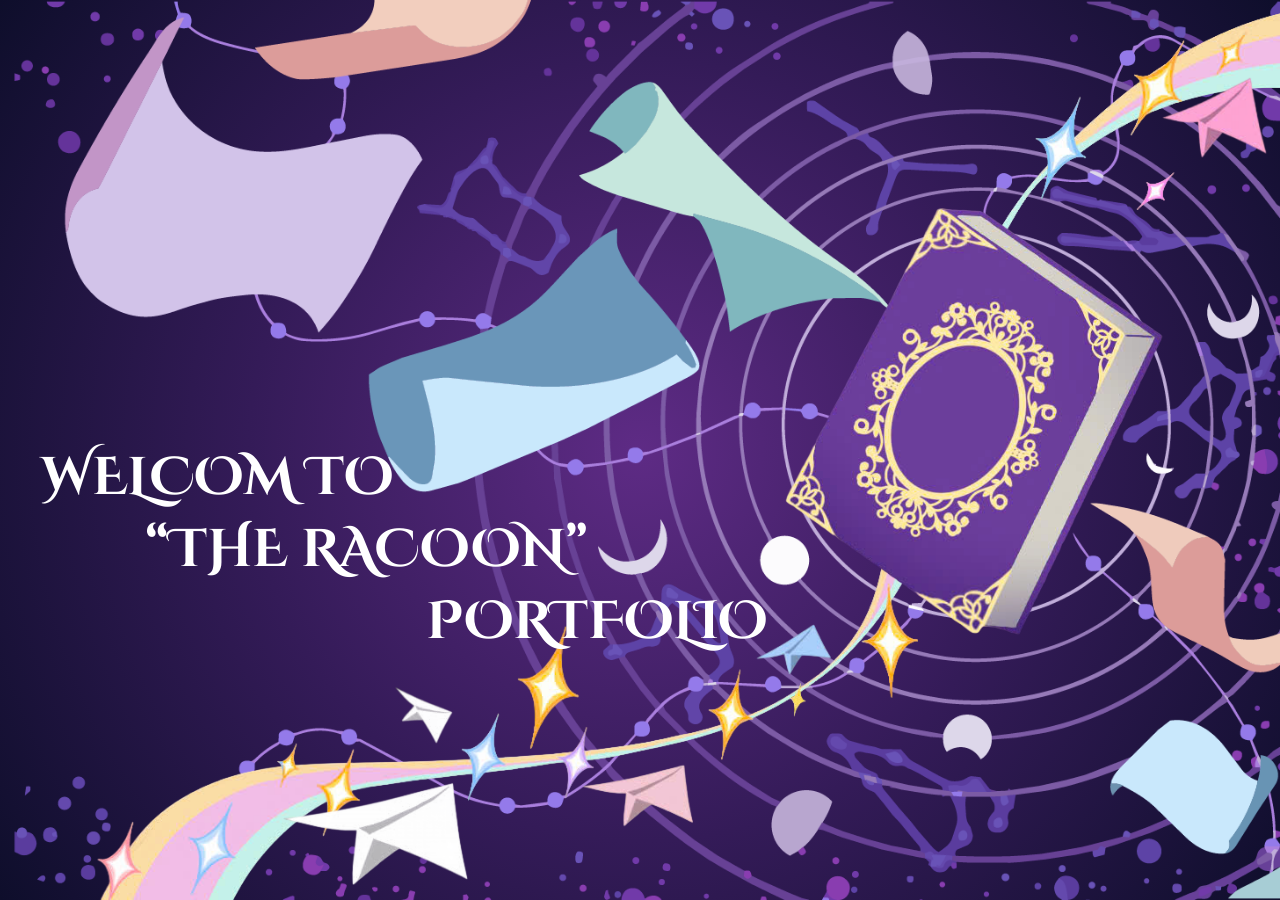
<file: A2 - Portfolio/index.html>
<!DOCTYPE html>
<html lang="en">
<head>
    <meta charset="UTF-8">
    <meta name="viewport" content="width=device-width, initial-scale=1.0">
    <title>A2 - Portfolio</title>

    <meta name="viewport" content="width=device-width, initial-scale=1.0" />

    <link rel="preconnect" href="https://fonts.googleapis.com">
    <link rel="preconnect" href="https://fonts.gstatic.com" crossorigin>
    <link href="https://fonts.googleapis.com/css2?family=Cinzel+Decorative:wght@400;700;900&family=Cormorant+Garamond:ital,wght@0,300..700;1,300..700&family=Indie+Flower&family=Oooh+Baby&display=swap" rel="stylesheet">

   <link rel="preconnect" href="https://fonts.googleapis.com">
   <link rel="preconnect" href="https://fonts.gstatic.com" crossorigin>
   <link href="https://fonts.googleapis.com/css2?family=Cinzel+Decorative:wght@400;700;900&family=Cormorant+Garamond:ital,wght@0,300..700;1,300..700&family=Indie+Flower&family=Nunito:ital,wght@0,200..1000;1,200..1000&family=Oooh+Baby&display=swap" rel="stylesheet">

    <link rel="stylesheet" href="styles.css?v=20260822-center" />
    <script src="responsive-artboard.js" defer></script>
</head>
<body>
 <div class="responsive-frame" data-responsive-artboard data-artboard-width="1440" data-artboard-height="1024">
  <main class="artboard A2-Portfolio">

   <!-- Intro page -->
   <section class="intro-page" id="intro">
    <div class="intro-artwork">
     <img src="star.png" alt="sao" data-layer=" sao" class="intro-page" id="Sao"/>
     <img src="line.png" alt="line" data-layer="Line sao" class="intro-page" id="LineSao"/>
     <img src="page.png" alt="page" data-layer="Trang giấy" class="intro-page" id="TrangGiY"/>
     <img src="maybay.png" alt="page" data-layer="May bay" class="intro-page" id="MayBay"/>
     <a href="mucluc.html">
     <img src="book.png" alt="book" data-layer="sách" class="intro-page" id="SCh"/>
     </a>
    </div>

     <div class="title-intro">
      <div data-layer="WELCOM TO" id="WelcomTo">WELCOM TO</div>
      <div data-layer="“THE RACOON”" id="TheRacoon"> “THE RACOON”</div>
      <div data-layer="PORTFOLIO" id="Portfolio">PORTFOLIO</div>
    </div>
   </section>
  </main>
 </div>
</body>
</html>
</file>
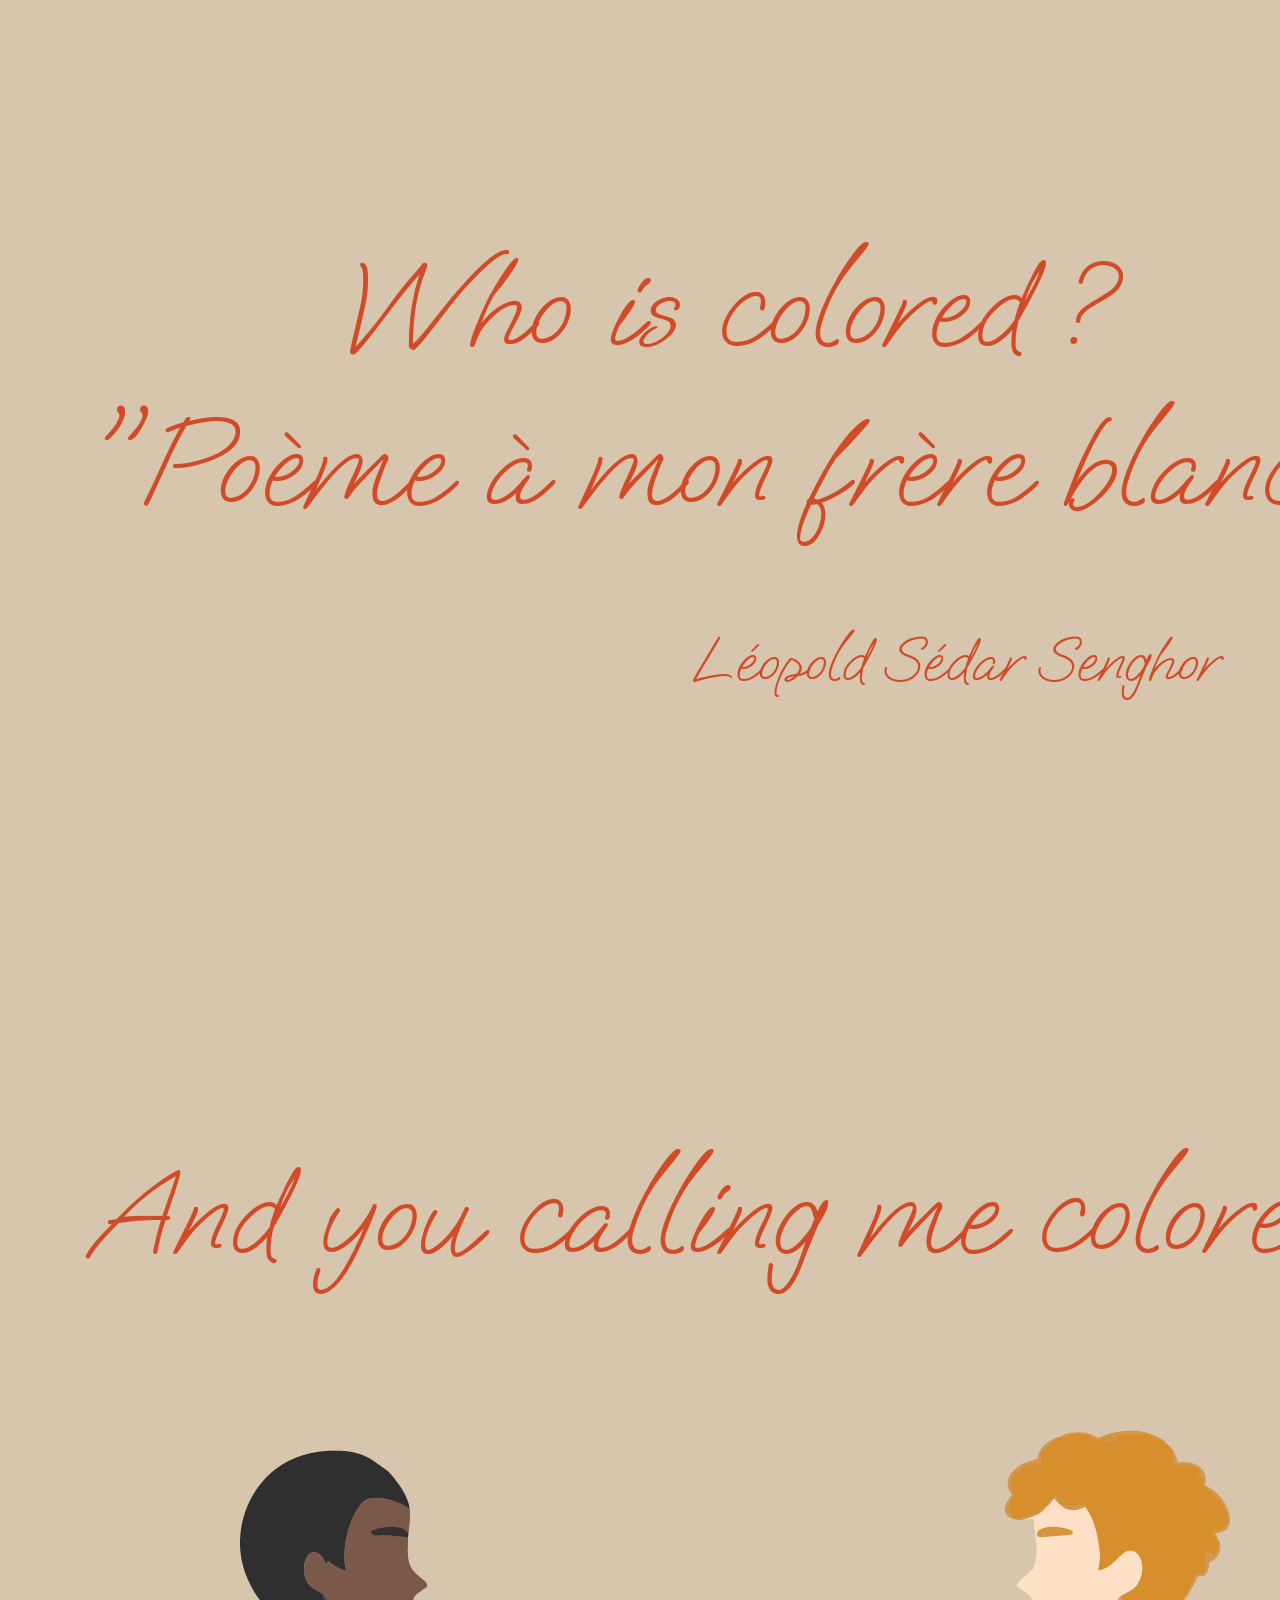
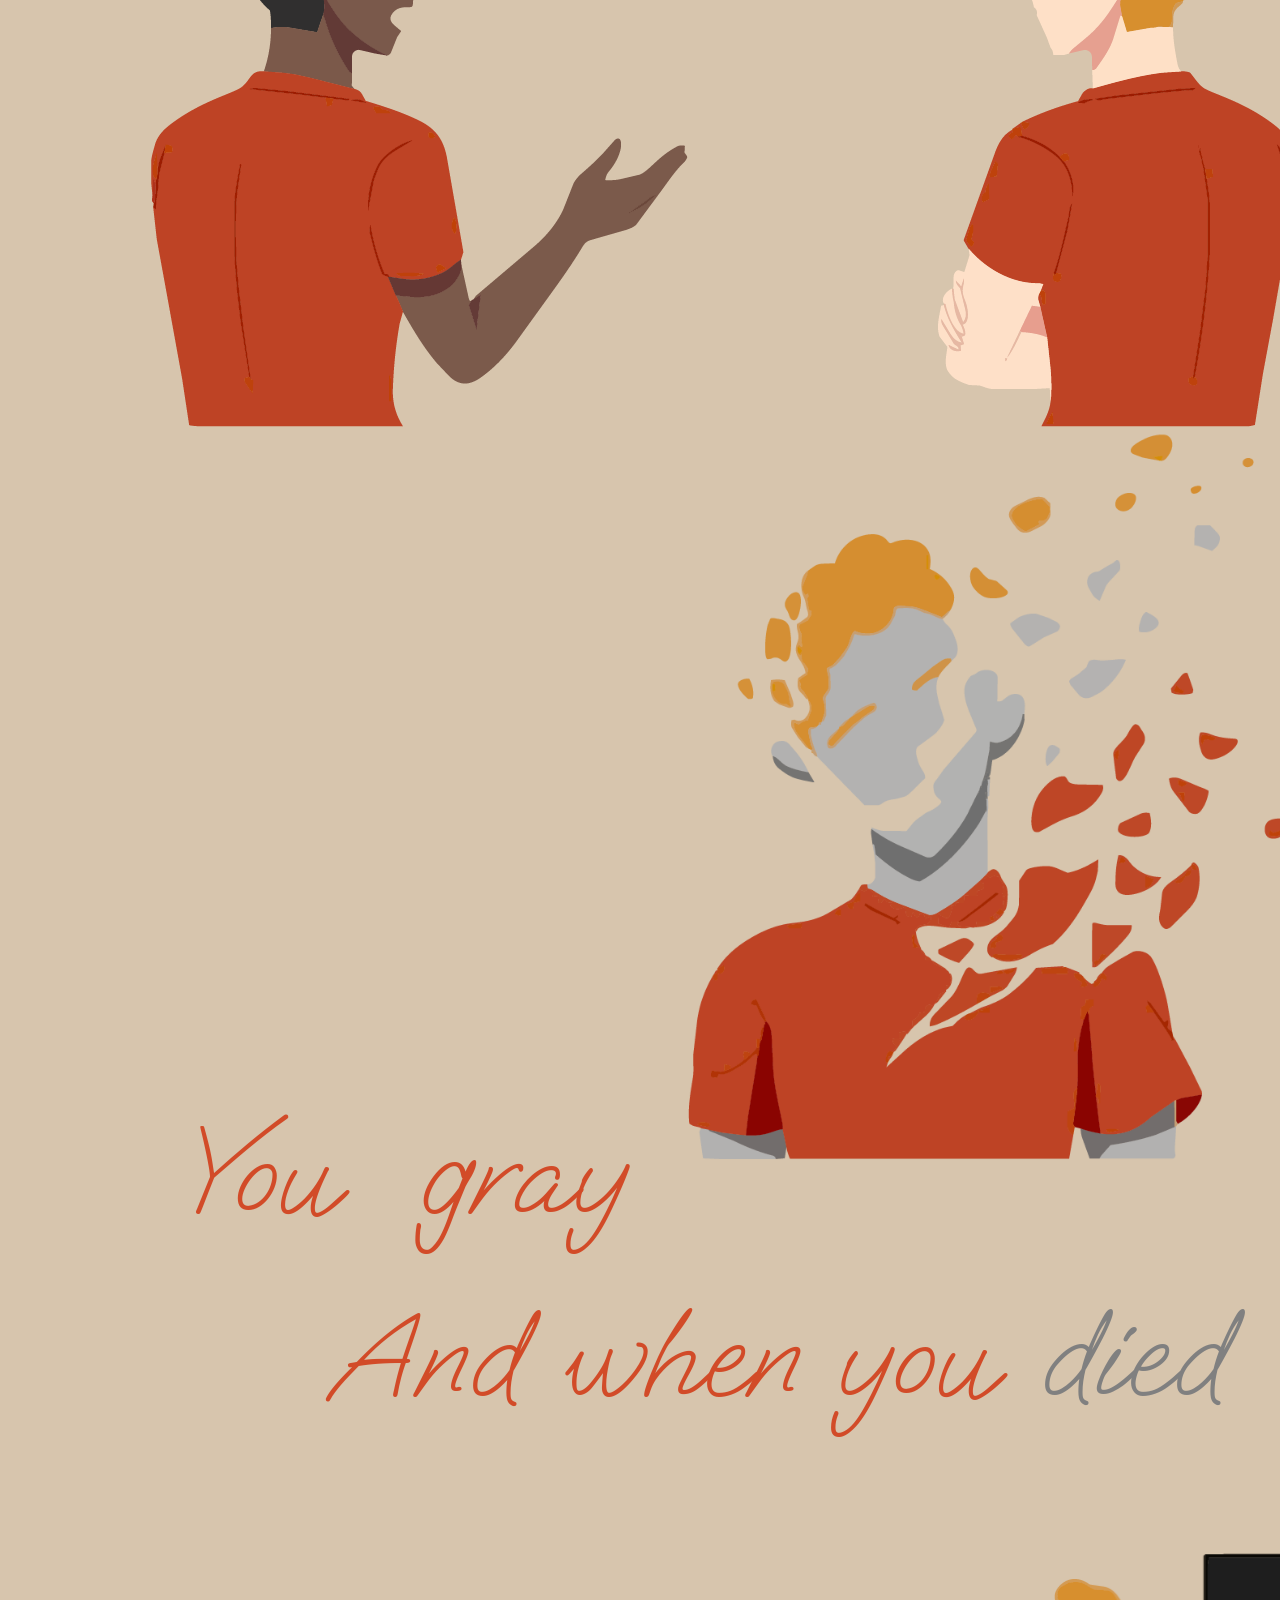
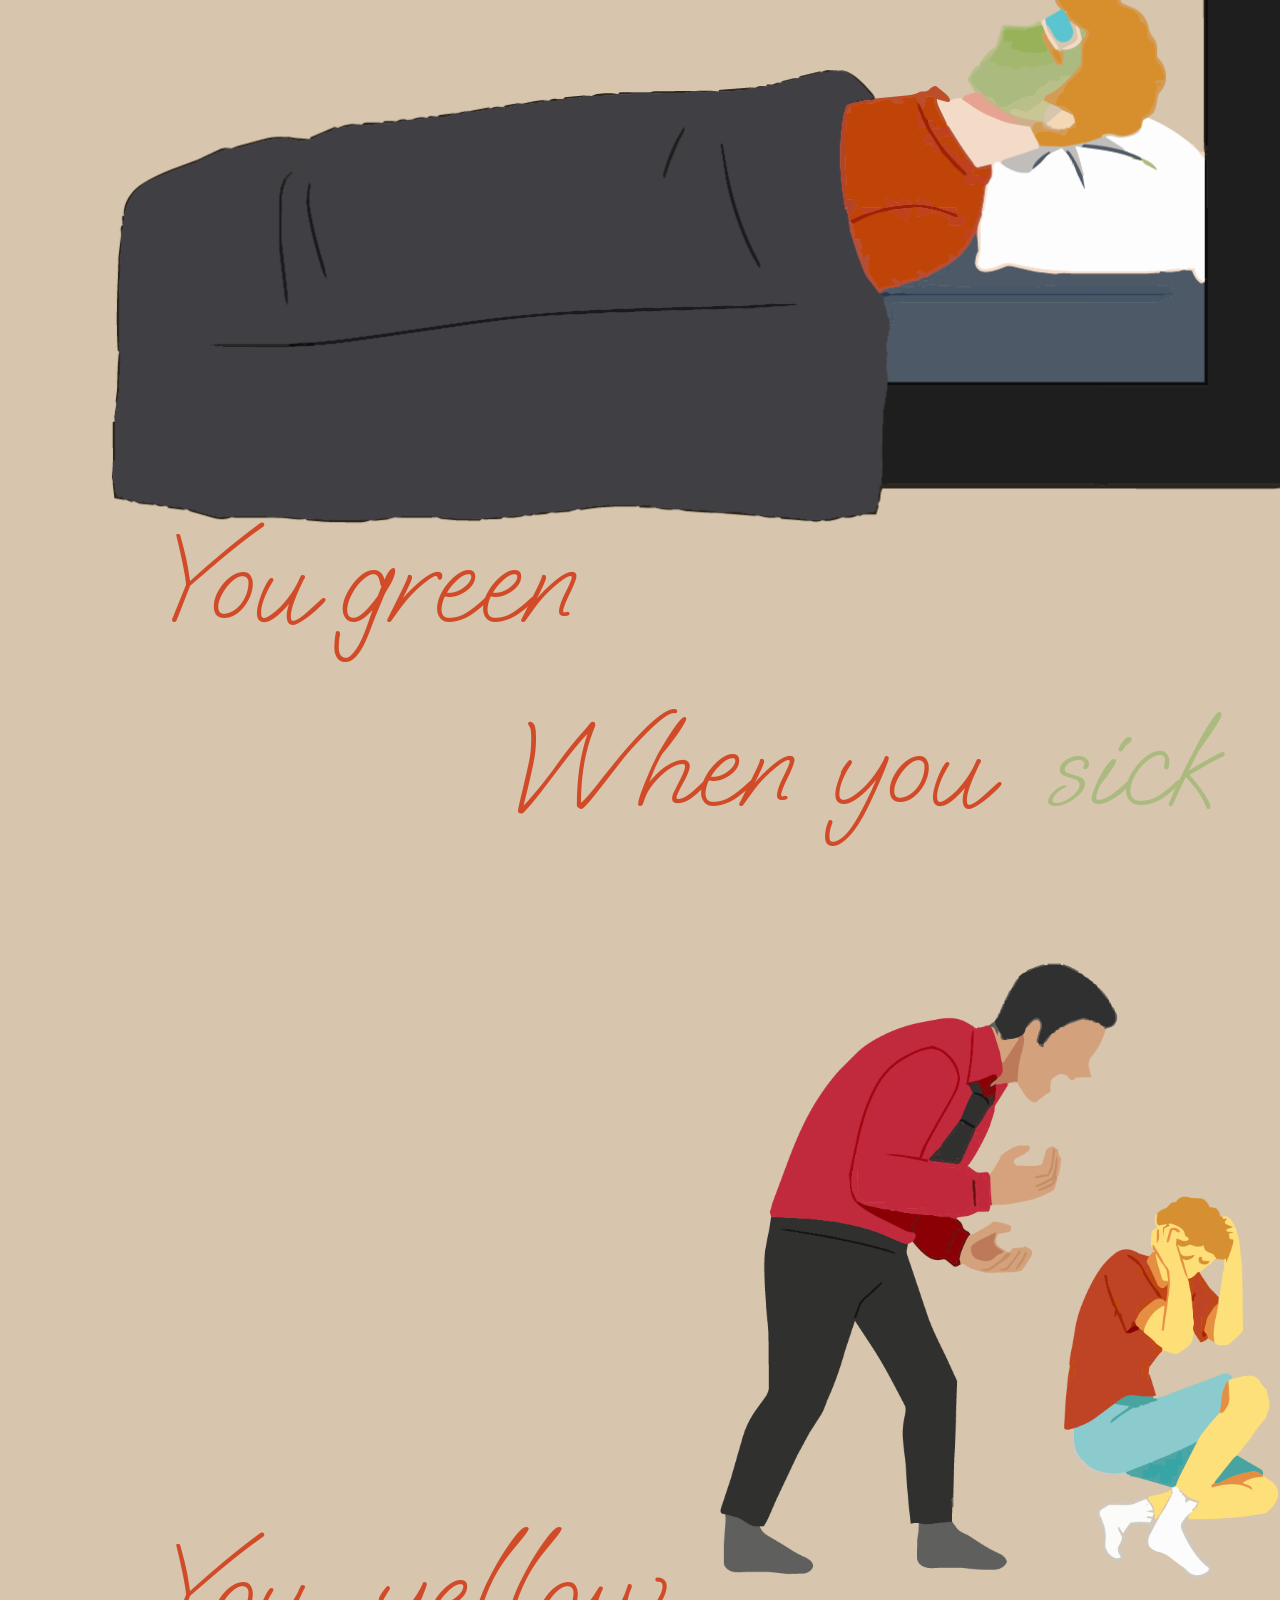
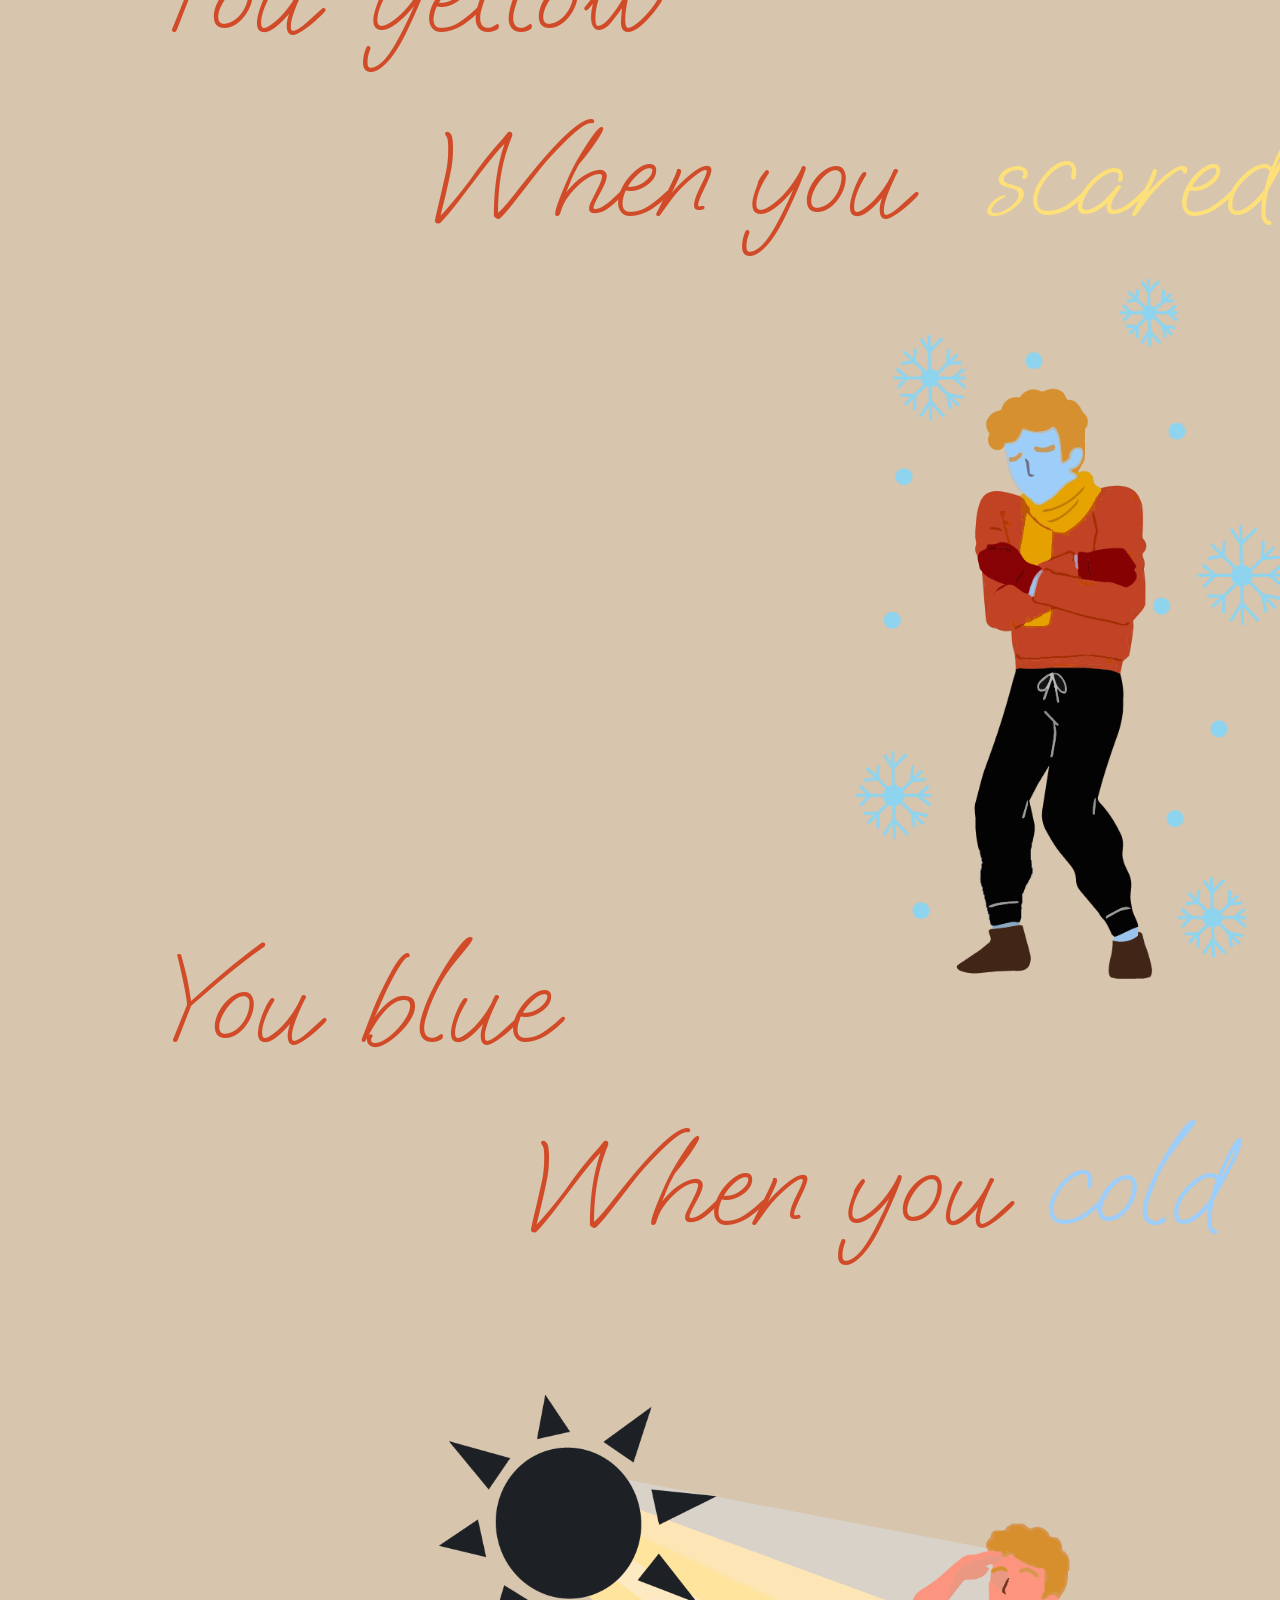
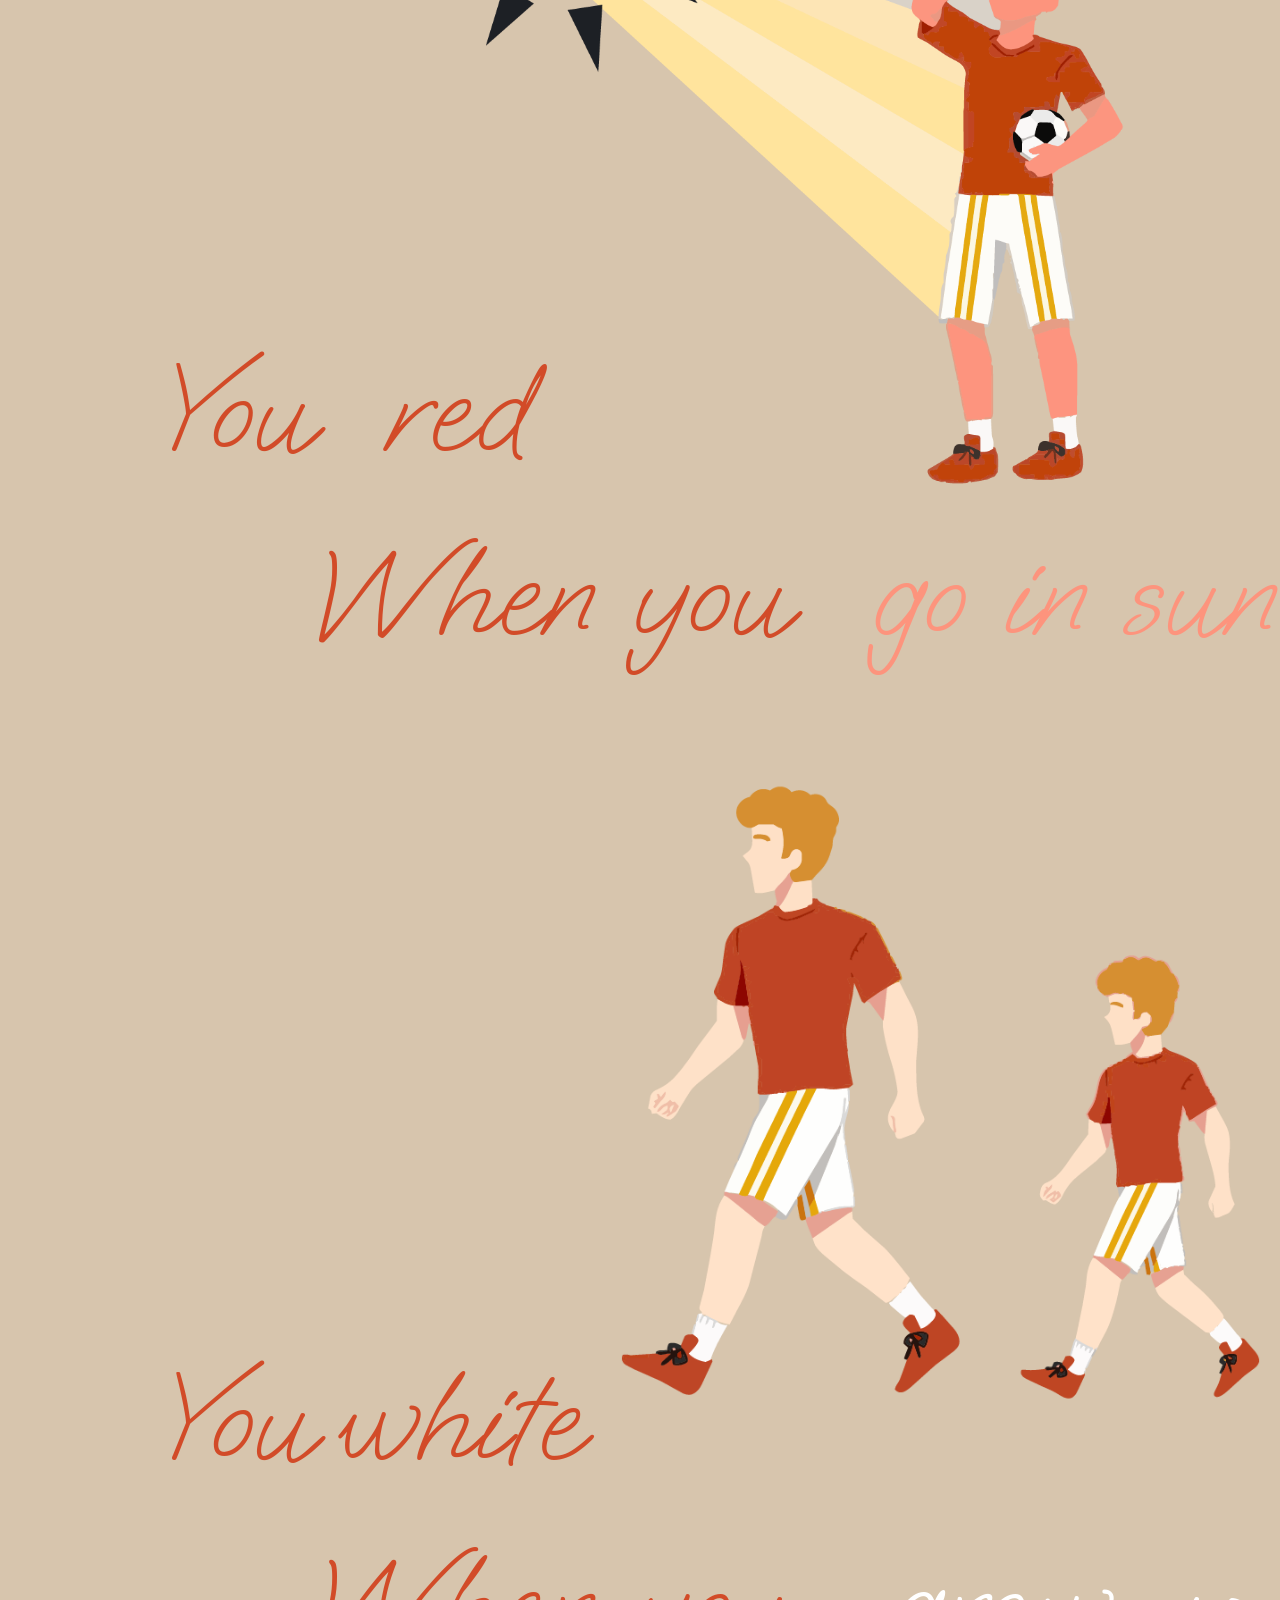
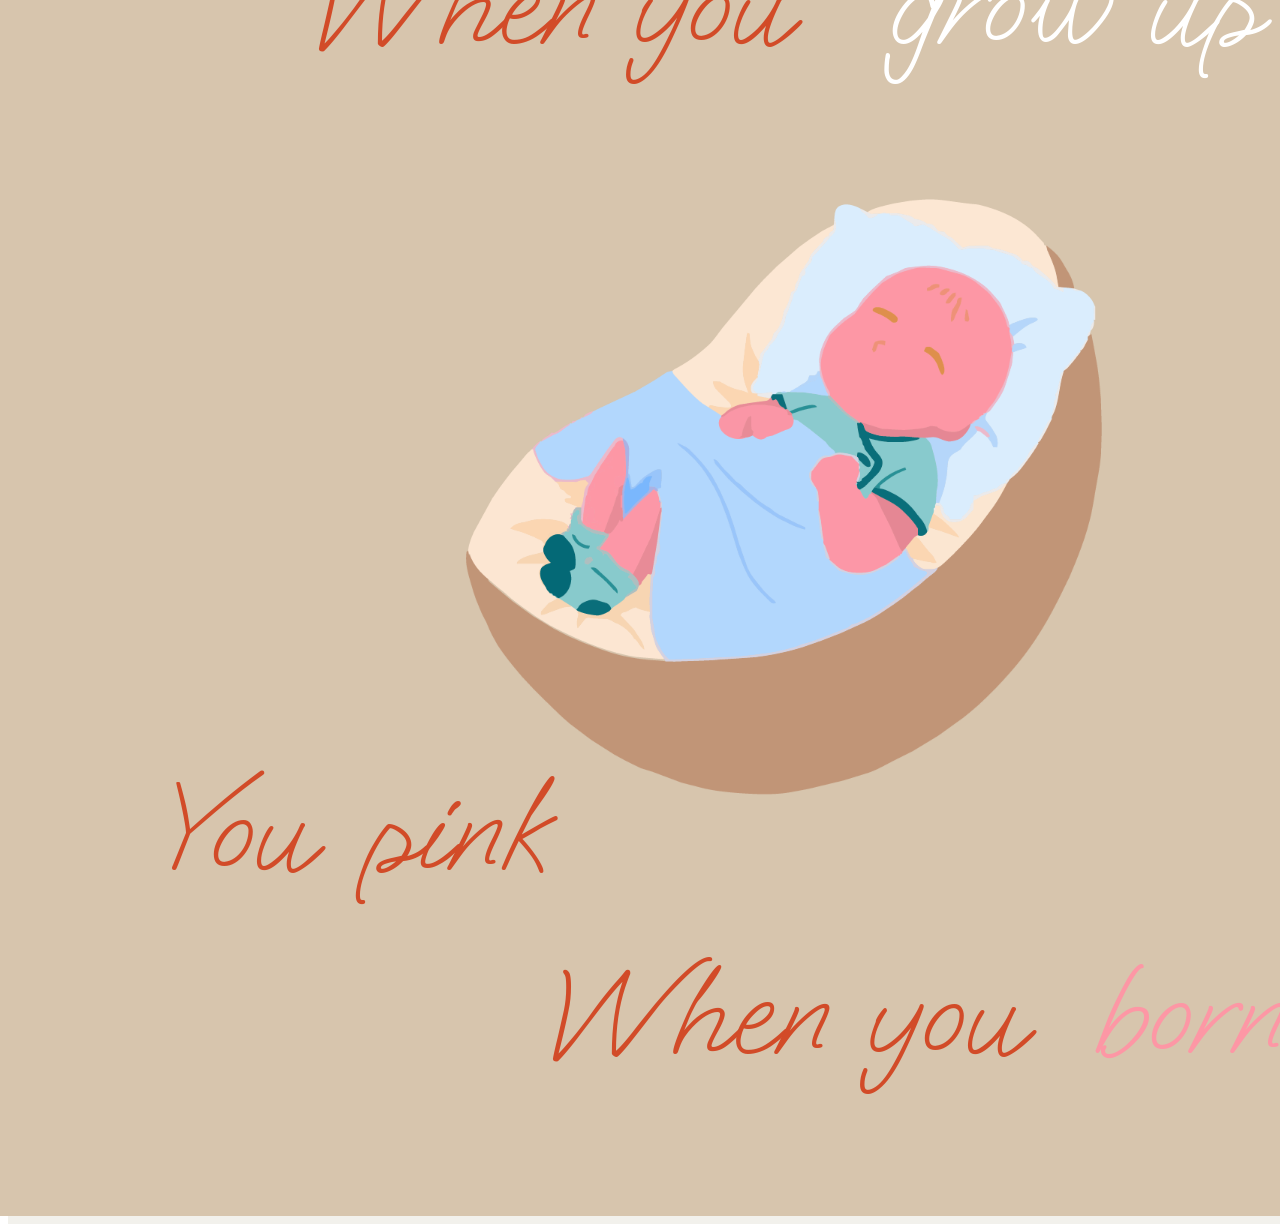
<file: HTML:CSS/index.html>
<!DOCTYPE html>
<html lang="en">
<head>
    <meta charset="UTF-8">
    <meta name="viewport" content="width=device-width, initial-scale=1.0">
    <title>A1 - new</title>
    <link rel="stylesheet" href="styles.css">
    <link rel="preconnect" href="https://fonts.googleapis.com">
    <link rel="preconnect" href="https://fonts.gstatic.com" crossorigin>
    <link href="https://fonts.googleapis.com/css2?family=Oooh Baby:wght@100..900&display=swap" rel="stylesheet">
</head>
<body>
<div data-layer="Desktop - 12" class="Desktop12">

    <div data-layer="Bacground da đen" class="BacgroundDaEn"></div>
         <div data-layer="Léopold Sédar Senghor" class="LOpoldSDarSenghor">Léopold Sédar Senghor</div>
         <div data-layer="Who is colored - Poème à mon frère blanc" class="WhoIsColoredPoMeMonFrReBlanc">Who is colored ?<br/>"Poème à mon frère blanc"</div>

         <img src="be da den.jpg" alt="be dan den" class="bedaden"/>
         <div data-layer="I" class="I">I</div>
         <div data-layer="When I" class="WhenI">When I </div>
         <div data-layer="born" class="Born" >born</div>
         <div data-layer="black" class="Black">black</div>
        
         <img src="Artboard 3.png" alt="Artboard3" class="Artboard3"/>
         <div data-layer="I" class="I3">I</div>
         <div data-layer="When I" class="WhenI3">When I </div>
         <div data-layer="grow up" class="GrowUp">grow up</div>
         <div data-layer="black" class="Black3">black</div>

        <div data-layer="Page 4" class="Page4"></div>
         <img src="Artboard 4.png" alt="Artboard4" class="Artboard4"/>
         <div data-layer="I" class="I4" >I</div>
         <div data-layer="When I" class="WhenI4">When I </div>
         <div data-layer="go in sun" class="GoInSun">go in sun</div>
         <div data-layer="black" class="Black4">black</div>
        
         <img src="Artboard 5.png" alt="Artboard5" class="Artboard5"/>
         <div data-layer="I" class="I5">I</div>
         <div data-layer="When I" class="WhenI5">When I </div>
         <div data-layer="cold" class="Cold">cold</div>
         <div data-layer="black" class="Black5">black</div>
        
         <img src="Artboard 6.png" alt="Artboard6"class="Artboard6"/>
         <div data-layer="I" class="I6">I</div>
         <div data-layer="When I" class="WhenI6">When I </div>
         <div data-layer="scared" class="Scared">scared</div>
         <div data-layer="black" class="Black6">black</div>
        
         <img src="Artboard 7.png" alt="Artboard7"class="Artboard7"/>
         <div data-layer="I" class="I7">I</div>
         <div data-layer="When I" class="WhenI7".>When I</div>
         <div data-layer="sick" class="Sick">sick</div>
         <div data-layer="black" class="Black7">black</div>
    
         <img src="Artboard 8.png" alt="Artboard8" class="Artboard8"/>
         <div data-layer="I still" class="IStill">I still</div>
         <div data-layer="When I" class="WhenI8">And when I </div>
         <div data-layer="died" class="Died">died</div>
         <div data-layer="black" class="Black8">black</div>
         
         <img src="Artboard 9.png" class="Artboard9">
         <div data-layer="And you" class="AndYou">And you </div>
         <div data-layer="White" class="White">White</div>
         <div data-layer="fellow" class="Fellow">fellow</div>
         <img src="Artboard 9.png" class="Artboard9">
    </div> 

    <div data-layer="Bacground da trang" class="DaTrNg" id="BacgroundDaTrang">

         <div data-layer="Léopold Sédar Senghor" class="DaTrNg" id="LOpoldSDarSenghor">Léopold Sédar Senghor</div>
         <div data-layer="Who is colored-Poème à mon frère blanc" class="DaTrNg" id="WhoIsColoredPoMeMonFrReBlanc">Who is colored ?<br/>"Poème à mon frère blanc"</div>
         
         <img src="be da trang.png" alt="be da trang" class="DaTrNg" id="BeDaTrang"/>
         <div data-layer="You" class="DaTrNg" id="You">You</div>
         <div data-layer="When you" class="DaTrNg" id="WhenYou2" >When you </div>
         <div data-layer="born" class="DaTrNg" id="Born">born</div>
         <div data-layer="pink" class="DaTrNg" id="Pink">pink</div>
         
         <img src="Artboard 3-1.png" alt="Artboard 3-1" class="DaTrNg" id="Artboard3-1"/>
         <div data-layer="You" class="DaTrNg" id="You3">You</div>
         <div data-layer="When you" class="DaTrNg" id="WhenYou3">When you </div>
         <div data-layer="grow up" class="DaTrNg" id="GrowUp3">grow up</div>
         <div data-layer="white" class="DaTrNg" id="White3">white</div>

         <img src="Artboard 4-1.png" alt="Artboard4-1" class="DaTrNg" id="Artboard4-1"/>
         <div data-layer="You" class="DaTrNg" id="You4">You</div>
         <div data-layer="When you" class="DaTrNg" id="WhenYou4" >When you </div>
         <div data-layer="go in sun" class="DaTrNg" id="GoInSun4">go in sun</div>
         <div data-layer="red" class="DaTrNg" id="Red4">red</div>

         <img src="Artboard 5-1.png" alt="Artboard5-1" class="DaTrNg" id="Artboard5-1"/>
         <div data-layer="You" class="DaTrNg" id="You5">You</div>
         <div data-layer="When you" class="DaTrNg" id="WhenYou5">When you </div>
         <div data-layer="cold" class="DaTrNg" id="Cold5">cold</div>
         <div data-layer="blue" class="DaTrNg" id="Blue5">blue</div>

         <img src="Artboard 6-1.png" alt="Artboard6-1" class="DaTrNg" id="Artboard6-1"/>
         <div data-layer="You" class="DaTrNg" id="You6">You</div>
         <div data-layer="yellow" class="DaTrNg" id="Yellow6" >yellow</div>
         <div data-layer="When you" class="DaTrNg" id="WhenYou6">When you </div>
         <div data-layer="scared" class="DaTrNg" id="Scared6" >scared</div>

         <img src="Artboard 7-1.png" alt="Artboard7-1" class="DaTrNg" id="Artboard7-1"/>
         <div data-layer="You" class="DaTrNg" id="You7">You</div>
         <div data-layer="When you" class="DaTrNg" id="WhenYou7">When you </div>
         <div data-layer="sick" class="DaTrNg" id="Sick7">sick</div>
         <div data-layer="green" class="DaTrNg" id="Green7">green</div>

         
         <img src="Artboard 9-1.png" class="DaTrNg" id="Artboard9-1"/>
         <div data-layer="You" class="DaTrNg" id="You9" >You</div>
         <div data-layer="And when you" class="DaTrNg" id="AndWhenYou9">And when you</div>
         <div data-layer="died" class="DaTrNg" id="Died9" >died</div>
         <div data-layer="gray" class="DaTrNg" id="Gray9">gray</div>

         <img src="Artboard 9.png" alt="Artboard9-2" class="DaTrNg" id="Artboard9-2"/>
         <div data-layer="And you calling me" class="DaTrNg" id="AndYouCallingMe">And you calling me </div>
         <div data-layer="colored" class="DaTrNg" id="Colored">colored</div>
    </div>
</div>
</body>
</html>
</file>
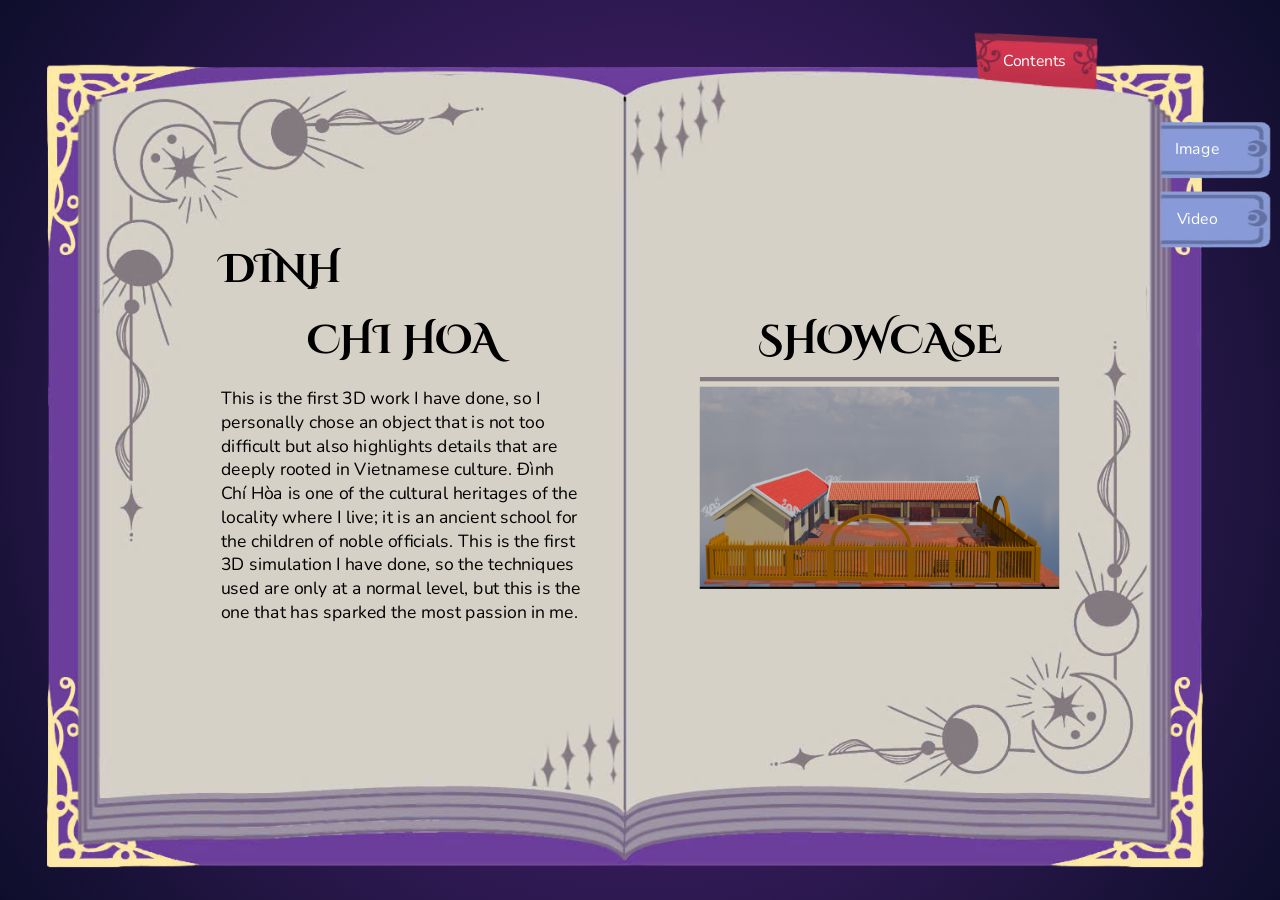
<file: A2 - Portfolio/3D.html>
<!DOCTYPE html>
<html lang="en">
<head>
    <meta charset="UTF-8">
    <meta name="viewport" content="width=device-width, initial-scale=1.0">
    <title>image-page</title>
     <link rel="preconnect" href="https://fonts.googleapis.com">
    <link rel="preconnect" href="https://fonts.gstatic.com" crossorigin>
    <link href="https://fonts.googleapis.com/css2?family=Cinzel+Decorative:wght@400;700;900&family=Cormorant+Garamond:ital,wght@0,300..700;1,300..700&family=Indie+Flower&family=Oooh+Baby&display=swap" rel="stylesheet">

   <link rel="preconnect" href="https://fonts.googleapis.com">
   <link rel="preconnect" href="https://fonts.gstatic.com" crossorigin>
   <link href="https://fonts.googleapis.com/css2?family=Cinzel+Decorative:wght@400;700;900&family=Cormorant+Garamond:ital,wght@0,300..700;1,300..700&family=Indie+Flower&family=Nunito:ital,wght@0,200..1000;1,200..1000&family=Oooh+Baby&display=swap" rel="stylesheet">

    <link rel="stylesheet" href="styles.css?v=20260822-center" />
    <script src="responsive-artboard.js" defer></script>
</head>
<body>
 <div class="responsive-frame" data-responsive-artboard data-artboard-width="1440" data-artboard-height="1024">
  <div class="artboard">
    
      <!-- Book page -->
    <img src="Background 2.png" alt="Background2" data-layer="Background2" class="book"/>

    <!-- CỤM NÚT BẤM CHUYỂN TRANG -->
<div class="menu-container">
  <a href="#page-1" class="menu-btn">
    <img src="bluecard.png" alt="Bluecard2" data-layer="bluecard 2" class="menu" id="Bluecard1"/>
    <div data-layer="Doom scrooling" class="menu" id="bluetext1">Image</div>
  </a>
  <a href="#page-2" class="menu-btn">
    <img src="bluecard.png" alt="Bluecard1" data-layer="bluecard 1" class="menu" id="Bluecard2"/>
    <div data-layer="National Transport" class="menu" id="bluetext2">Video</div>
  </a>
</div>

   <section class="menu">

      <!-- Button come back muc luc page -->
    <a href="mucluc.html">
         <img src="redcard.png" alt="Redcard2" data-layer="redcard" class="visual-image" id="Redcard1"/>
         <div data-layer="Contents" class="visual-image" id="Contents">Contents</div>
    </a>

<!-- TRANG 1: IMAGE -->
<section class="detail-page detail1" id="page-1">
   <div data-svg-wrapper data-layer="Vector 1" class="detail1" id="Vectorimage" style="left: 788px; top: 420px; position: absolute">
     <svg width="409" height="5" viewBox="0 0 409 5" fill="none">
     <path d="M0 2.5H409" stroke="#837A7F" stroke-width="5"/>
     </svg>
   </div>
   <div data-layer="SHOWCASE" class="detail1 detail2" id="Showcaseimage">SHOWCASE</div>
   <div data-layer="text" class="detail1 detail2" id="textimage">This is the first 3D work I have done, so I personally chose an object that is not too difficult but also highlights details that are deeply rooted in Vietnamese culture. Đình Chí Hòa is one of the cultural heritages of the locality where I live; it is an ancient school for the children of noble officials. This is the first 3D simulation I have done, so the techniques used are only at a normal level, but this is the one that has sparked the most passion in me.</div>
   <div data-layer="DINH" class="detail1 detail2" id="Dinh">DINH</div>
   <div data-layer="CHI HOA" class="detail1 detail2" id="ChiHoa">CHI HOA </div>
   <img src="anh3d.png" alt="3dimage" data-layer="Untitled 1" class="detail1" id="image3d"/>
</section>

<!-- TRANG 2: VIDEO-->
<section class="detail-page detail2" id="page-2">
     <div data-svg-wrapper data-layer="Vector 1" class="detail2" id="Vectorimage" style="left: 788px; top: 420px; position: absolute">
     <svg width="409" height="5" viewBox="0 0 409 5" fill="none">
     <path d="M0 2.5H409" stroke="#837A7F" stroke-width="5"/>
     </svg>
   </div>
   <div data-layer="SHOWCASE" class="detail2" id="Showcaseimage">SHOWCASE</div>
   <div data-layer="text" class="detail2" id="textimage">This is the first 3D work I have done, so I personally chose an object that is not too difficult but also highlights details that are deeply rooted in Vietnamese culture. Đình Chí Hòa is one of the cultural heritages of the locality where I live; it is an ancient school for the children of noble officials. This is the first 3D simulation I have done, so the techniques used are only at a normal level, but this is the one that has sparked the most passion in me.</div>
   <div data-layer="DINH" class="detail2" id="Dinh">DINH</div>
   <div data-layer="CHI HOA" class="detail2" id="ChiHoa">CHI HOA </div>
   <div class="detail2" id="video3d"> 
    <iframe width="410px" height="231px" src="https://www.youtube.com/embed/vvxqt_-8S5c?si=tYgKirZJysImErjz" title="YouTube video player" frameborder="0" allow="accelerometer; autoplay; clipboard-write; encrypted-media; gyroscope; picture-in-picture; web-share" referrerpolicy="strict-origin-when-cross-origin" allowfullscreen></iframe>
   </div>
</section>

  </div>
 </div>
</body>
</html>
</file>
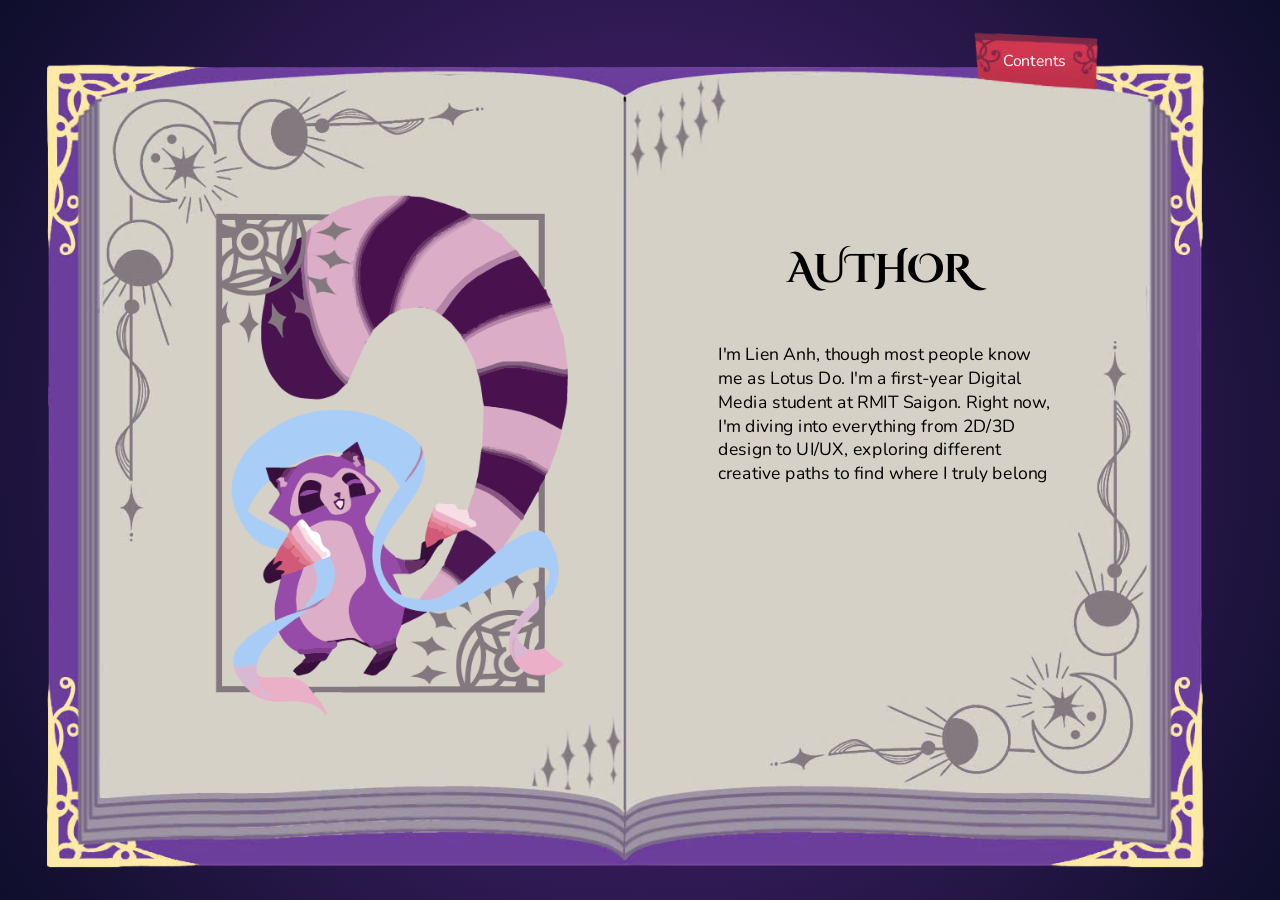
<file: A2 - Portfolio/author.html>
<!DOCTYPE html>
<html lang="en">
<head>
    <meta charset="UTF-8">
    <meta name="viewport" content="width=device-width, initial-scale=1.0">
    <title>author-page</title>
     <link rel="preconnect" href="https://fonts.googleapis.com">
    <link rel="preconnect" href="https://fonts.gstatic.com" crossorigin>
    <link href="https://fonts.googleapis.com/css2?family=Cinzel+Decorative:wght@400;700;900&family=Cormorant+Garamond:ital,wght@0,300..700;1,300..700&family=Indie+Flower&family=Oooh+Baby&display=swap" rel="stylesheet">

   <link rel="preconnect" href="https://fonts.googleapis.com">
   <link rel="preconnect" href="https://fonts.gstatic.com" crossorigin>
   <link href="https://fonts.googleapis.com/css2?family=Cinzel+Decorative:wght@400;700;900&family=Cormorant+Garamond:ital,wght@0,300..700;1,300..700&family=Indie+Flower&family=Nunito:ital,wght@0,200..1000;1,200..1000&family=Oooh+Baby&display=swap" rel="stylesheet">

    <link rel="stylesheet" href="styles.css?v=20260822-center" />
    <script src="responsive-artboard.js" defer></script>
</head>
<body>
 <div class="responsive-frame" data-responsive-artboard data-artboard-width="1440" data-artboard-height="1024">
  <div class="artboard">
      <!-- Book page -->
    <img src="Background 2.png" alt="Background2" data-layer="Background2" class="book"/>

   <!-- Mục lục page -->
   <section class="author-page">
    <!-- Button come back muc luc page -->
     <a href="mucluc.html">
         <img src="redcard.png" alt="Redcard2" data-layer="redcard" class="author-page" id="Redcard1"/>
         <div data-layer="Contents" class="author-page" id="Contents">Contents</div>
     </a>
  
  <div data-layer="AUTHOR" class="author-page" id="Author1">AUTHOR</div>
  <img src="Avtar.png" alt="avatar" data-layer="Avatar" class="author-page" id="Avatar"/>
  <div data-layer="Introduce write" class="author-page" id="Introduce">I'm Lien Anh, though most people know me as Lotus Do. I'm a first-year Digital Media student at RMIT Saigon. Right now, I'm diving into everything from 2D/3D design to UI/UX, exploring different creative paths to find where I truly belong</div>
  </section>
  </div>
 </div>
</body>
</html>
</file>
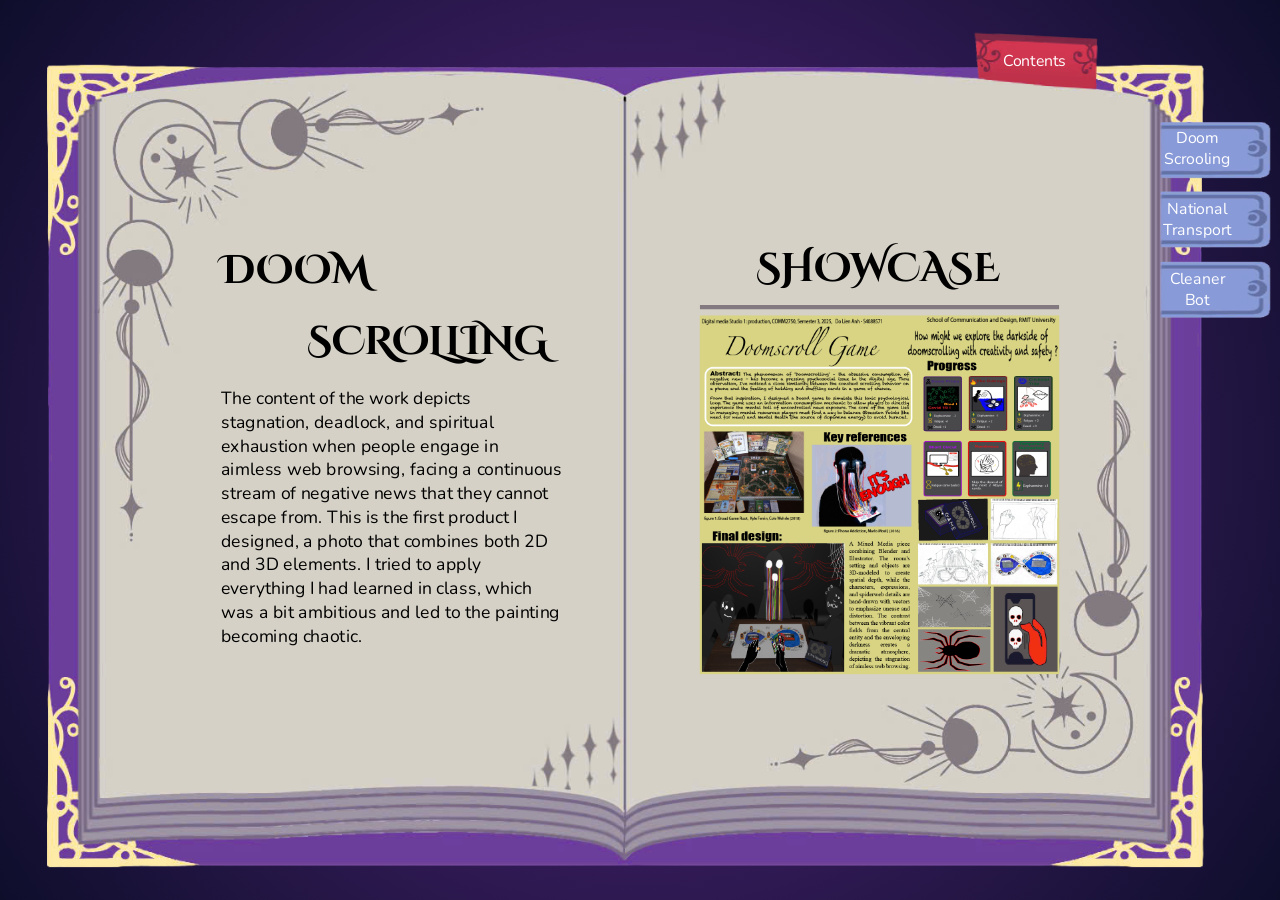
<file: A2 - Portfolio/image.html>
<!DOCTYPE html>
<html lang="en">
<head>
    <meta charset="UTF-8">
    <meta name="viewport" content="width=device-width, initial-scale=1.0">
    <title>image-page</title>
     <link rel="preconnect" href="https://fonts.googleapis.com">
    <link rel="preconnect" href="https://fonts.gstatic.com" crossorigin>
    <link href="https://fonts.googleapis.com/css2?family=Cinzel+Decorative:wght@400;700;900&family=Cormorant+Garamond:ital,wght@0,300..700;1,300..700&family=Indie+Flower&family=Oooh+Baby&display=swap" rel="stylesheet">

   <link rel="preconnect" href="https://fonts.googleapis.com">
   <link rel="preconnect" href="https://fonts.gstatic.com" crossorigin>
   <link href="https://fonts.googleapis.com/css2?family=Cinzel+Decorative:wght@400;700;900&family=Cormorant+Garamond:ital,wght@0,300..700;1,300..700&family=Indie+Flower&family=Nunito:ital,wght@0,200..1000;1,200..1000&family=Oooh+Baby&display=swap" rel="stylesheet">

    <link rel="stylesheet" href="styles.css?v=20260822-center" />
    <script src="responsive-artboard.js" defer></script>
</head>
<body>
 <div class="responsive-frame" data-responsive-artboard data-artboard-width="1440" data-artboard-height="1024">
  <div class="artboard">

      <!-- Book page -->
    <img src="Background 2.png" alt="Background2" data-layer="Background2" class="book"/>

        <!-- CỤM NÚT BẤM CHUYỂN TRANG -->
<div class="menu-container">
  <a href="#page-1" class="menu-btn">
    <img src="bluecard.png" alt="Bluecard2" data-layer="bluecard 2" class="menu" id="Bluecard1"/>
    <div data-layer="Doom scrooling" class="menu" id="bluetext1">Doom Scrooling</div>
  </a>
  <a href="#page-2" class="menu-btn">
    <img src="bluecard.png" alt="Bluecard1" data-layer="bluecard 1" class="menu" id="Bluecard2"/>
    <div data-layer="National Transport" class="menu" id="bluetext2">National Transport</div>
  </a>
  <a href="#page-3" class="menu-btn">
    <img src="bluecard.png" alt="Bluecard3" data-layer="bluecard 3" class="menu" id="Bluecard3"/>
    <div data-layer="Cleaner Bot" class="menu" id="bluetext3">Cleaner Bot     </div>
  </a>
</div>

   <section class="menu">

      <!-- Button come back muc luc page -->
    <a href="mucluc.html">
         <img src="redcard.png" alt="Redcard2" data-layer="redcard" class="visual-image" id="Redcard1"/>
         <div data-layer="Contents" class="visual-image" id="Contents">Contents</div>
    </a>

<!-- TRANG 1: DOOM SCROLLING -->
<section class="detail-page detail1" id="page-1">
  <div data-layer="SHOWCASE" class="detail1" id="Showcasedoom">SHOWCASE</div> 
  <div data-svg-wrapper data-layer="Vector 1" class="detail1" id="Vectordoom">
    <svg width="409" height="5" viewBox="0 0 409 5" fill="none">
      <path d="M0 2.5H409" stroke="#837A7F" stroke-width="5"/>
    </svg>
  </div>
  <div data-layer="DOOM" class="detail1" id="Doom">DOOM</div>
  <div data-layer="SCROLLING" class="detail1" id="Scrolling">SCROLLING</div>
  <div data-layer="text" class="detail1" id="textdoom">
    The content of the work depicts stagnation, deadlock, and spiritual exhaustion when people engage in aimless web browsing, facing a continuous stream of negative news that they cannot escape from. This is the first product I designed, a photo that combines both 2D and 3D elements. I tried to apply everything I had learned in class, which was a bit ambitious and led to the painting becoming chaotic.
  </div>
  <img src="Doomscroll.png" alt="Doomscroll" data-layer="DoomscrollGame" class="detail1" id="DoomscrollGame"/>
</section>

<!-- TRANG 2: NATIONAL TRANSPORT -->
<section class="detail-page detail2" id="page-2">
  <div data-svg-wrapper data-layer="Vector 1" class="detail2" id="Vectorstran">
    <svg width="409" height="5" viewBox="0 0 409 5" fill="none">
      <path d="M0 2.5H409" stroke="#837A7F" stroke-width="5"/>
    </svg>
  </div>
  <div data-layer="SHOWCASE" class="detail2" id="Showcasestran">SHOWCASE</div>
  <div data-layer="text" class="detail2" id="teststran">
    A unique collection of 12 icons illustrating the characteristic means of transportation from various cultures around the world. Designed in the Bauhaus style, each vehicle – from rickshaws, handcarts, reindeer-drawn sleds to double-decker busses or sailboats – is recreated thru basic color blocks like red, yellow, dark blue, and black on a classic beige background.
  </div>
  <div data-layer="NATIONAL" class="detail2" id="National">NATIONAL</div>
  <div data-layer="STRANSPORT" class="detail2" id="Stransport">STRANSPORT</div>
  <img src="Artboard 1.png" alt="artboard1" data-layer="Artboard 1 9" class="detail2" id="stransportimage"/>
</section>

<!-- TRANG 3: CLEANER BOT -->
<section class="detail-page detail3" id="page-3">
  <div data-svg-wrapper data-layer="Vector 1" class="detail3" id="Vectorbot">
    <svg width="409" height="5" viewBox="0 0 409 5" fill="none">
      <path d="M0 2.5H409" stroke="#837A7F" stroke-width="5"/>
    </svg>
  </div>
  <div data-layer="SHOWCASE" class="detail3" id="Showcasebot">SHOWCASE</div>
  <div data-layer="text" class="detail3" id="textbot">
    The work is a complete storyboard consisting of 30 scenes telling the story of a smart cleaning robot's battle to clean a messy house infested with insects. Using black-and-white sketch lines combined with red/blue highlights to emphasize actions, mechanical movements, and technological interfaces.<br/>The script is optimally designed for the Sound Design segment, creating a variety of diverse sound materials.
  </div>
  <div data-layer="CLEANER" class="detail3" id="Cleaner">CLEANER</div>
  <div data-layer="BOT" class="detail3" id="Bot">BOT</div>
  <img src="MIX2.png" alt="MIX2" data-layer="MIX2 " class="detail3" id="Mix2"/>
  <img src="MIX 1.png" alt="MIX1" data-layer="MIX1" class="detail3" id="Mix1"/>
</section>
  </div>
 </div>
</body>
</html>
</file>
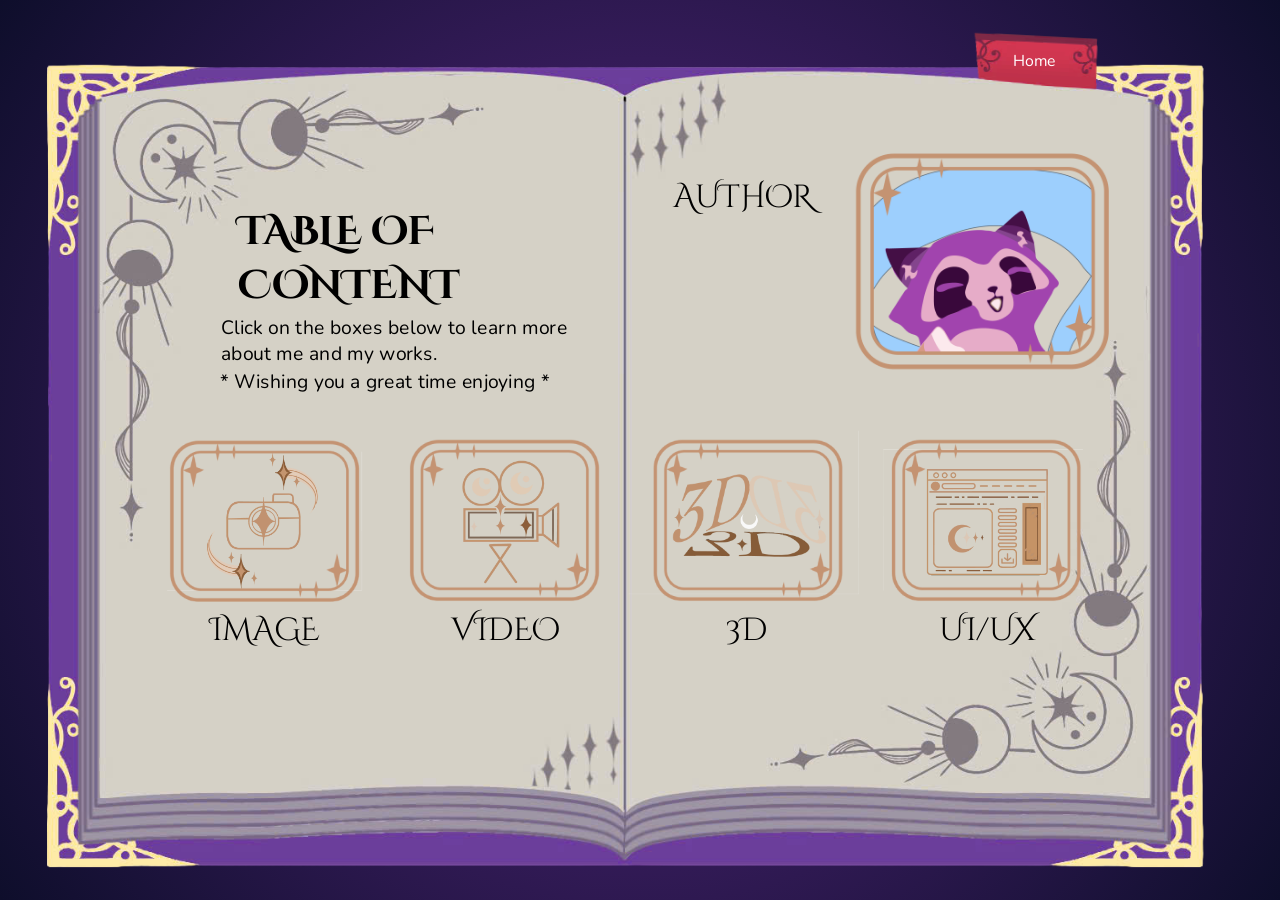
<file: A2 - Portfolio/mucluc.html>
<!DOCTYPE html>
<html lang="en">
<head>
    <meta charset="UTF-8">
    <meta name="viewport" content="width=device-width, initial-scale=1.0">
    <title>mucluc-page</title>
     <link rel="preconnect" href="https://fonts.googleapis.com">
    <link rel="preconnect" href="https://fonts.gstatic.com" crossorigin>
    <link href="https://fonts.googleapis.com/css2?family=Cinzel+Decorative:wght@400;700;900&family=Cormorant+Garamond:ital,wght@0,300..700;1,300..700&family=Indie+Flower&family=Oooh+Baby&display=swap" rel="stylesheet">

   <link rel="preconnect" href="https://fonts.googleapis.com">
   <link rel="preconnect" href="https://fonts.gstatic.com" crossorigin>
   <link href="https://fonts.googleapis.com/css2?family=Cinzel+Decorative:wght@400;700;900&family=Cormorant+Garamond:ital,wght@0,300..700;1,300..700&family=Indie+Flower&family=Nunito:ital,wght@0,200..1000;1,200..1000&family=Oooh+Baby&display=swap" rel="stylesheet">

    <link rel="stylesheet" href="styles.css?v=20260822-center" />
    <script src="responsive-artboard.js" defer></script>
</head>
<body>
 <div class="responsive-frame" data-responsive-artboard data-artboard-width="1440" data-artboard-height="1024">
  <div class="artboard">
      <!-- Book page -->
    <img src="Background 2.png" alt="Background2" data-layer="Background2" class="book"/>

   <!-- Mục lục page -->
   <section class="mucluc-page" id="mucluc">
    <!-- Button come back intro page -->
     <a href="index.html">
         <img src="redcard.png" alt="Redcard1" data-layer="redcard 1" class="mucluc-page" id="Redcard1"/>
         <div data-layer="Home" class="mucluc-page" id="Home">Home</div>
     </a>
     <!-- Button to about me -->
      <a href="author.html" class="toc-author">
         <img src="Author.png" alt="Author" data-layer="Author" class="mucluc-page" id="Author-img"/>
         <div data-layer="AUTHOR" class="mucluc-page" id="Author">AUTHOR</div>
     </a>
     <!-- Button to image -->
     <a href="Image.html" class="toc-card toc-card-image">
         <img src="Visual.png" alt="Anh" data-layer="Anh" class="mucluc-page" id="imgml"/>
         <img src="Stroke.png" alt="Stroke1" data-layer="Stroke 1" class="mucluc-page" id="Stroke1"/>
          <div data-layer="IMAGE" class="mucluc-page" id="Image">IMAGE</div>
     </a>
     <!-- Button to video -->
     <a href="video.html" class="toc-card toc-card-video">
         <img src="Video.png" alt="Video" data-layer="Video" class="mucluc-page" id="Videoml"/>
         <img  src="Stroke.png" alt="Stroke2" data-layer="Stroke 2" class="mucluc-page" id="Stroke2"/>
         <div data-layer="VIDEO" class="mucluc-page" id="Video">VIDEO</div>
     </a>
     <!-- Button to ux/ui -->
     <a href="uxui.html" class="toc-card toc-card-uxui">
         <img Src="web.png" alt="Web" data-layer="Web" class="mucluc-page" id="Webml"/>
         <img  src="Stroke.png" alt="Stroke4" data-layer="Stroke 4" class="mucluc-page" id="Stroke4"/>
         <div data-layer="UI/UX" class="mucluc-page" id="UiUx">UI/UX</div>
     </a>
     <!-- Button to 3D -->
     <a href="3D.html" class="toc-card toc-card-3d">
         <img src="3D.png" alt="3D" data-layer="3D" class="mucluc-page" id="baDml"/>
         <img  src="Stroke.png" alt="Stroke3" data-layer="Stroke 3" class="mucluc-page" id="Stroke3"/>
         <div data-layer="3D" class="mucluc-page" id="baD" >3D</div>
     </a>
    <div data-layer="Table of contents" class="mucluc-page" id="Tableof">TABLE OF CONTENT</div>
    <div data-layer="Intro text" class="mucluc-page" id="Introtest">Click on the boxes below to learn more about me and my works. </div>
    <div data-layer="A wish" class="mucluc-page" id="Awish"> * Wishing you a great time enjoying *</div>
   </section>
  </div>
 </div>
</body>
</html>
</file>
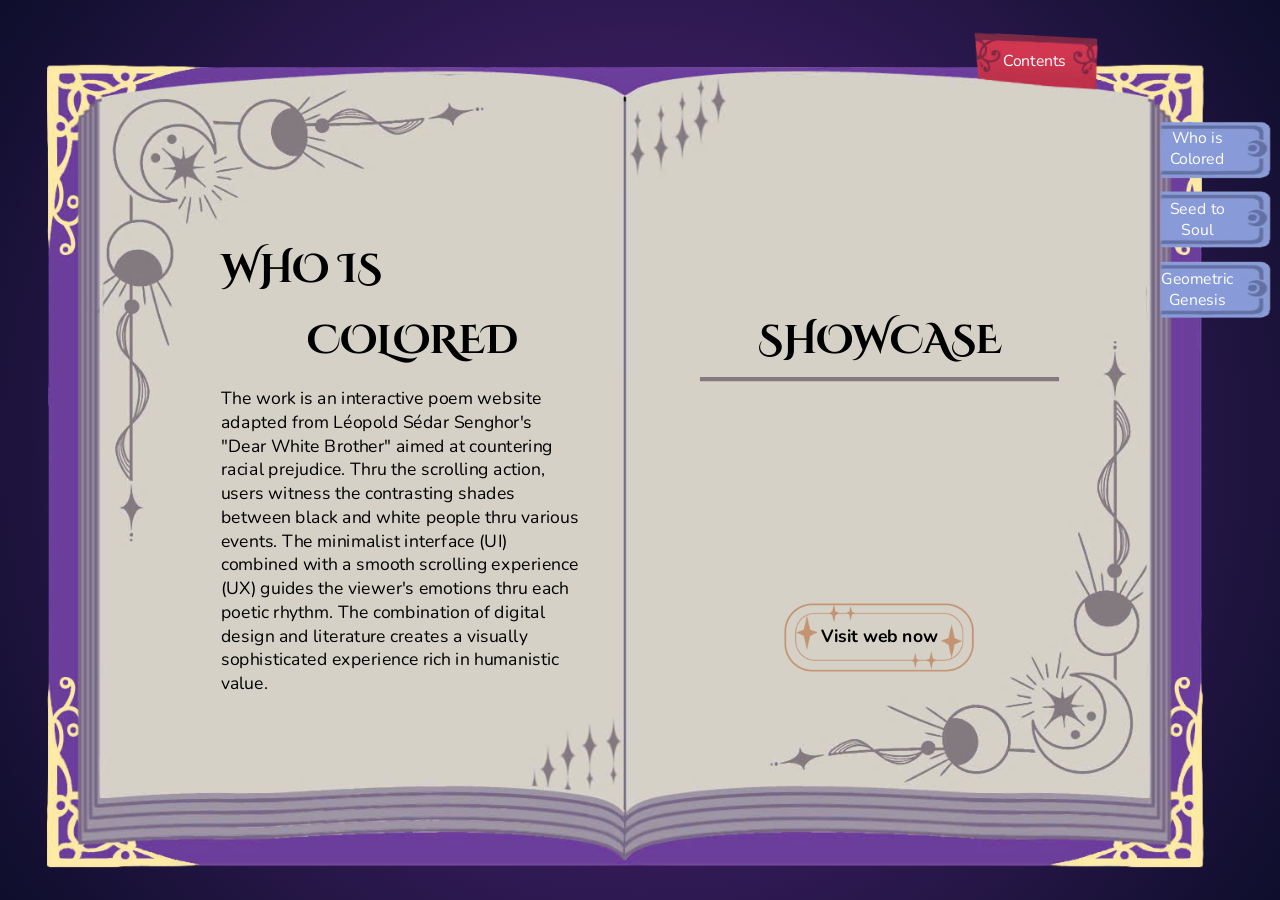
<file: A2 - Portfolio/uxui.html>
<!DOCTYPE html>
<html lang="en">
<head>
    <meta charset="UTF-8">
    <meta name="viewport" content="width=device-width, initial-scale=1.0">
    <title>image-page</title>
     <link rel="preconnect" href="https://fonts.googleapis.com">
    <link rel="preconnect" href="https://fonts.gstatic.com" crossorigin>
    <link href="https://fonts.googleapis.com/css2?family=Cinzel+Decorative:wght@400;700;900&family=Cormorant+Garamond:ital,wght@0,300..700;1,300..700&family=Indie+Flower&family=Oooh+Baby&display=swap" rel="stylesheet">

   <link rel="preconnect" href="https://fonts.googleapis.com">
   <link rel="preconnect" href="https://fonts.gstatic.com" crossorigin>
   <link href="https://fonts.googleapis.com/css2?family=Cinzel+Decorative:wght@400;700;900&family=Cormorant+Garamond:ital,wght@0,300..700;1,300..700&family=Indie+Flower&family=Nunito:ital,wght@0,200..1000;1,200..1000&family=Oooh+Baby&display=swap" rel="stylesheet">

    <link rel="stylesheet" href="styles.css?v=20260822-center" />
    <script src="responsive-artboard.js" defer></script>
</head>
<body>
 <div class="responsive-frame" data-responsive-artboard data-artboard-width="1440" data-artboard-height="1024">
  <div class="artboard">

      <!-- Book page -->
    <img src="Background 2.png" alt="Background2" data-layer="Background2" class="book"/>

    <!-- CỤM NÚT BẤM CHUYỂN TRANG -->
<div class="menu-container">
  <a href="#page-1" class="menu-btn">
    <img src="bluecard.png" alt="Bluecard2" data-layer="bluecard 2" class="menu" id="Bluecard1"/>
    <div data-layer="Doom scrooling" class="menu" id="bluetext1">Who is Colored</div>
  </a>
  <a href="#page-2" class="menu-btn">
    <img src="bluecard.png" alt="Bluecard1" data-layer="bluecard 1" class="menu" id="Bluecard2"/>
    <div data-layer="National Transport" class="menu" id="bluetext2">Seed to Soul</div>
  </a>
  <a href="#page-3" class="menu-btn">
    <img src="bluecard.png" alt="Bluecard3" data-layer="bluecard 3" class="menu" id="Bluecard3"/>
    <div data-layer="Cleaner Bot" class="menu" id="bluetext3">Geometric Genesis</div>
  </a>
</div>

   <section class="menu">

      <!-- Button come back muc luc page -->
    <a href="mucluc.html">
         <img src="redcard.png" alt="Redcard2" data-layer="redcard" class="visual-image" id="Redcard1"/>
         <div data-layer="Contents" class="visual-image" id="Contents">Contents</div>
    </a>

<!-- TRANG 1: WHO IS COLORED -->
<section class="detail-page detail1" id="page-1">
   <div data-svg-wrapper data-layer="Vector 1" class="detail1" id="Vectorcolored">
     <svg width="409" height="5" viewBox="0 0 409 5" fill="none">
     <path d="M0 2.5H409" stroke="#837A7F" stroke-width="5"/>
     </svg>
   </div>
   <div data-layer="SHOWCASE" class="detail1" id="Showcasecolored">SHOWCASE</div>
   <div data-layer="text" class="detail1" id="textcolored">The work is an interactive poem website adapted from Léopold Sédar Senghor's "Dear White Brother" aimed at countering racial prejudice. Thru the scrolling action, users witness the contrasting shades between black and white people thru various events. The minimalist interface (UI) combined with a smooth scrolling experience (UX) guides the viewer's emotions thru each poetic rhythm. The combination of digital design and literature creates a visually sophisticated experience rich in humanistic value.</div>
   <div data-layer="WHO IS" class="detail1" id="WhoIs">WHO IS</div>
   <div data-layer="COLORED" class="detail1" id="Colored">COLORED </div>
   <div class="detail1" id="videocolored">
      <iframe width="410" height="231" src="https://www.youtube.com/embed/xVBhHcBTHGs?si=-OwRrwpCyyENyjp1" title="YouTube video player" frameborder="0" allow="accelerometer; autoplay; clipboard-write; encrypted-media; gyroscope; picture-in-picture; web-share" referrerpolicy="strict-origin-when-cross-origin" allowfullscreen></iframe>
   </div>
   <!-- Button to web -->
    <a href="https://lotusdo1010.github.io/A1-S4088571-DoLienAnh.github.io/">
       <img src="Artboard 16.png" alt="Artboard16" data-layer="button" class="detail1" id="buttoncolored"/>
       <div data-layer="Visit web now" class="detail1" id="buttontextcolored">Visit web now</div>
     </a>
</section>

<!-- TRANG 2: SEED TO SOUL  -->
<section class="detail-page detail2" id="page-2">
  <div data-svg-wrapper data-layer="Vector 1" class="detail2" id="Vectorseed">
     <svg width="409" height="5" viewBox="0 0 409 5" fill="none">
     <path d="M0 2.5H409" stroke="#837A7F" stroke-width="5"/>
     </svg>
   </div>
   <div data-layer="SHOWCASE" class="detail2" id="Showcaseseed">SHOWCASE</div>
   <div data-layer="text" class="detail2" id="textseed">The work is an interactive web application "Seed to Soul," detailing the 7 steps of growing and caring for roses from seed to harvest. The interface (UI) uses a warm flat illustration style, combined with an intuitive toolbar that makes it easy for users to interact. The user experience (UX) is optimized thanks to a step-by-step guidance system and instant feedback thru direct drag-and-drop actions on the screen. This digital design provides a lively and memorable "learning by doing" experience for learners.</div>
   <div data-layer="SEED TO" class="detail2" id="SeedTo">SEED TO</div>
   <div data-layer="SOUL" class="detail2" id="Soul">SOUL </div>
    <div class="detail2" id="videoseed">
      <iframe width="410" height="231" src="https://www.youtube.com/embed/B7KyT5VfcLM?si=z5c0FZQFvJN671ai" title="YouTube video player" frameborder="0" allow="accelerometer; autoplay; clipboard-write; encrypted-media; gyroscope; picture-in-picture; web-share" referrerpolicy="strict-origin-when-cross-origin" allowfullscreen></iframe>
   </div>
   <!-- Button to web -->
    <a href="https://www.figma.com/proto/B3QcMGJnHrPyiPzqTWhRGN/Prototype?node-id=1-2&m=dev&scaling=min-zoom&content-scaling=fixed&page-id=0%3A1&starting-point-node-id=1%3A2&t=YFV1JPWe0KYwbB8G-1">
       <img src="Artboard 16.png" alt="Artboard16" data-layer="buttons" class="detail2" id="buttonseed"/>
       <div data-layer="Visit web now" class="detail2" id="buttontextseed">Visit web now</div>
     </a>
 </section>

<!-- TRANG 3: GEOMETRIC GENESIS -->
<section class="detail-page detail3" id="page-3">
    <div data-svg-wrapper data-layer="Vector 1" class="detail3" id="Vectorgeo">
     <svg width="409" height="5" viewBox="0 0 409 5" fill="none">
     <path d="M0 2.5H409" stroke="#837A7F" stroke-width="5"/>
     </svg>
   </div>
   <div data-layer="SHOWCASE" class="detail3" id="Showcasegeo">SHOWCASE</div>
   <div data-layer="text" class="detail3" id="textgeo">The work is the interface of the "Geometric Genesis" exhibition website, featuring a Bauhaus art style with an impressive retro color scheme. The UI design divides information and product sections visually, combining an optimized and smooth UX experience for the entire process of selecting tickets, purchasing souvenirs, and making payments. The website also achieves high compatibility on both computers and mobile devices, providing an incredibly seamless user journey.</div>
   <div data-layer="GEOMETRIC" class="detail3" id="Geometric">GEOMETRIC</div>
   <div data-layer="GENESIS" class="detail3" id="Genesis">GENESIS</div>
   <div class="detail3" id="videogeo">
      <iframe width="410" height="231" src="https://www.youtube.com/embed/AhK3le7jQew?si=fSYLiPS6cw66DV96" title="YouTube video player" frameborder="0" allow="accelerometer; autoplay; clipboard-write; encrypted-media; gyroscope; picture-in-picture; web-share" referrerpolicy="strict-origin-when-cross-origin" allowfullscreen></iframe>
   </div>
   <!-- Button to web -->
    <a href="https://www.figma.com/proto/KOv5cWsE5iNMeiZIA3hylm/L%C6%B0u-%C4%91%E1%BB%83-m%E1%BB%91t-l%C3%A0m-Wireframe?node-id=3266-7640&m=dev&scaling=scale-down&content-scaling=fixed&starting-point-node-id=3266%3A7640&page-id=3266%3A5054&t=PS03Ek2zFYkR0rop-1">
       <img src="Artboard 16.png" alt="Artboard16" data-layer="buttons" class="detail3" id="buttongeo"/>
       <div data-layer="Visit web now" class="detail3" id="buttontextgeo">Visit web now</div>
     </a>
</section>
  </div>
 </div>
</body>
</html>
</file>
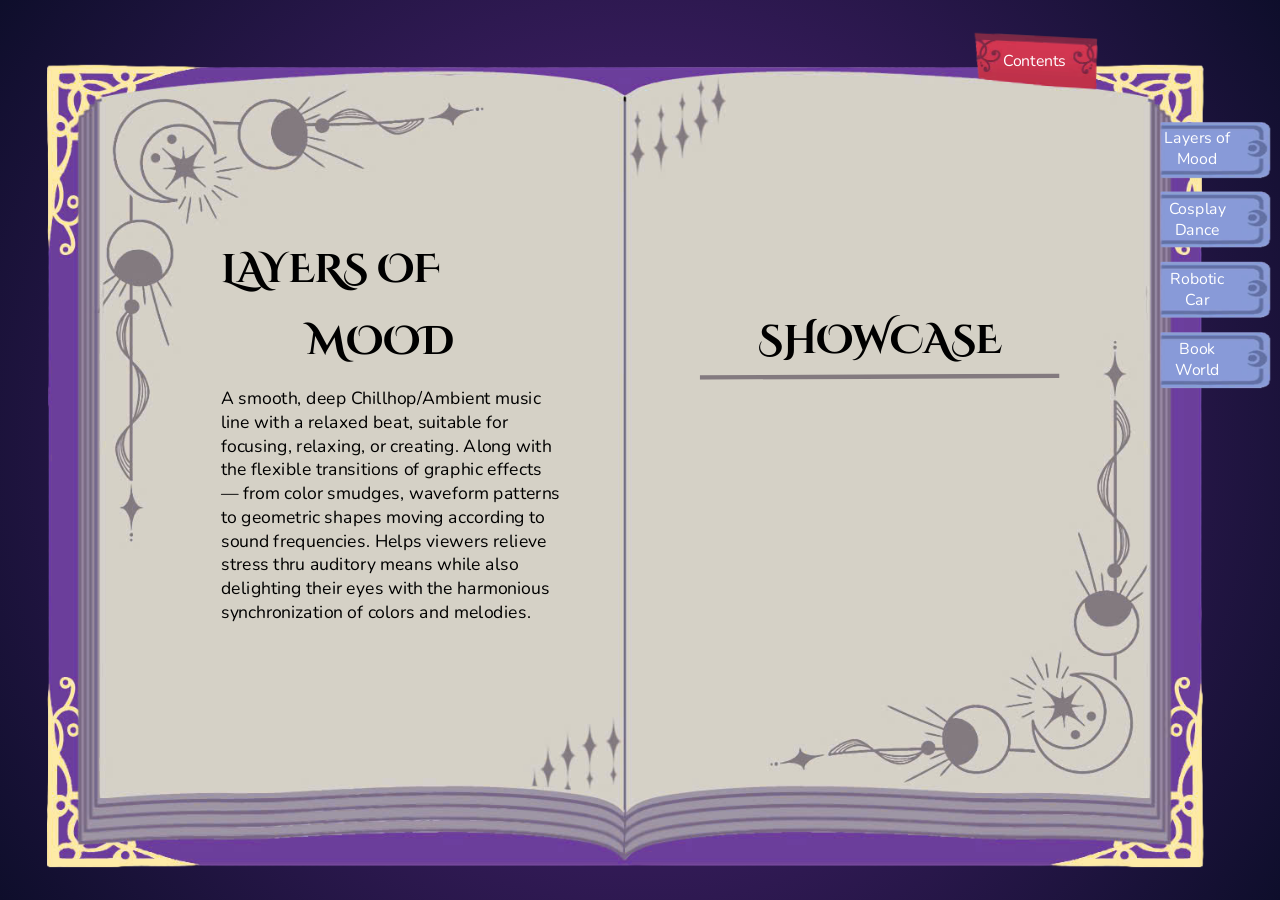
<file: A2 - Portfolio/video.html>
<!DOCTYPE html>
<html lang="en">
<head>
    <meta charset="UTF-8">
    <meta name="viewport" content="width=device-width, initial-scale=1.0">
    <title>image-page</title>
     <link rel="preconnect" href="https://fonts.googleapis.com">
    <link rel="preconnect" href="https://fonts.gstatic.com" crossorigin>
    <link href="https://fonts.googleapis.com/css2?family=Cinzel+Decorative:wght@400;700;900&family=Cormorant+Garamond:ital,wght@0,300..700;1,300..700&family=Indie+Flower&family=Oooh+Baby&display=swap" rel="stylesheet">

   <link rel="preconnect" href="https://fonts.googleapis.com">
   <link rel="preconnect" href="https://fonts.gstatic.com" crossorigin>
   <link href="https://fonts.googleapis.com/css2?family=Cinzel+Decorative:wght@400;700;900&family=Cormorant+Garamond:ital,wght@0,300..700;1,300..700&family=Indie+Flower&family=Nunito:ital,wght@0,200..1000;1,200..1000&family=Oooh+Baby&display=swap" rel="stylesheet">

    <link rel="stylesheet" href="styles.css?v=20260822-center" />
    <script src="responsive-artboard.js" defer></script>
</head>
<body>
 <div class="responsive-frame" data-responsive-artboard data-artboard-width="1440" data-artboard-height="1024">
  <div class="artboard">
      <!-- Book page -->
    <img src="Background 2.png" alt="Background2" data-layer="Background2" class="book"/>

        <!-- CỤM NÚT BẤM CHUYỂN TRANG -->
<div class="menu-container">
  <a href="#page-1" class="menu-btn">
    <img src="bluecard.png" alt="Bluecard2" data-layer="bluecard 2" class="menu" id="Bluecard1"/>
    <div data-layer="Doom scrooling" class="menu" id="bluetext1">Layers of Mood</div>
  </a>
  <a href="#page-2" class="menu-btn">
    <img src="bluecard.png" alt="Bluecard1" data-layer="bluecard 1" class="menu" id="Bluecard2"/>
    <div data-layer="National Transport" class="menu" id="bluetext2">Cosplay Dance</div>
  </a>
  <a href="#page-3" class="menu-btn">
    <img src="bluecard.png" alt="Bluecard3" data-layer="bluecard 3" class="menu" id="Bluecard3"/>
    <div data-layer="Cleaner Bot" class="menu" id="bluetext3">Robotic Car</div>
  </a>
  <a href="#page-4" class="menu-btn">
    <img src="bluecard.png" alt="Bluecard3" data-layer="bluecard 4" class="menu" id="Bluecard4"/>
    <div data-layer="Cleaner Bot" class="menu" id="bluetext4">Book World</div>
  </a>
</div>

   <section class="menu">

      <!-- Button come back muc luc page -->
    <a href="mucluc.html">
         <img src="redcard.png" alt="Redcard2" data-layer="redcard" class="visual-image" id="Redcard1"/>
         <div data-layer="Contents" class="visual-image" id="Contents">Contents</div>
    </a>

<!-- TRANG 1: Layers of mood -->
<section class="detail-page detail1" id="page-1">
      <div data-svg-wrapper data-layer="Vector 1" class="detail1" id="Vectormood">
         <svg width="410" height="7" viewBox="0 0 410 7" fill="none">
         <path d="M0.012207 4.49997L409.012 2.49997" stroke="#837A7F" stroke-width="5"/>
         </svg>
     </div>
   <div data-layer="SHOWCASE" class="detail1" id="Showcasemood">SHOWCASE</div>
   <div data-layer="text" class="detail1" id="textmood">A smooth, deep Chillhop/Ambient music line with a relaxed beat, suitable for focusing, relaxing, or creating. Along with the flexible transitions of graphic effects — from color smudges, waveform patterns to geometric shapes moving according to sound frequencies. Helps viewers relieve stress thru auditory means while also delighting their eyes with the harmonious synchronization of colors and melodies.</div>
   <div data-layer="LYAERS OF" class="detail1" id="LyaersOf">LAYERS OF</div>
   <div data-layer="MOOD" class="detail1" id="Mood">MOOD </div>
   <div class="detail1" id="videomood">
      <iframe width="410" height="231" src="https://www.youtube.com/embed/w2MIq9re1mI?si=FqZwoDlh3TqRqUkS" title="YouTube video player" frameborder="0" allow="accelerometer; autoplay; clipboard-write; encrypted-media; gyroscope; picture-in-picture; web-share" referrerpolicy="strict-origin-when-cross-origin" allowfullscreen></iframe>
   </div>
</section>

<!-- TRANG 2: Cosplay Dance -->
<section class="detail-page detail2" id="page-2">
      <div data-svg-wrapper data-layer="Vector 1" class="detail2" id="Vectordance">
         <svg width="410" height="7" viewBox="0 0 410 7" fill="none">
         <path d="M0.012207 4.49997L409.012 2.49997" stroke="#837A7F" stroke-width="5"/>
         </svg>
     </div>
   <div data-layer="SHOWCASE" class="detail2" id="Showcasedance">SHOWCASE</div>
   <div data-layer="text" class="detail2" id="textdance">The work is a 58-second self-portrait video documenting the transformation into the character Nahida (Genshin Impact). The video seamlessly combines live-action and motion graphics, impressively utilizing editing techniques such as beat matching, kaleidoscope effects, and hand-drawn 2D frame-by-frame animation that directly interacts with the character, perfectly synchronized with the synth-pop background music and sound effects (SFX).</div>
   <div data-layer="COSPLAY" class="detail2" id="Cosplay">COSPLAY</div>
   <div data-layer="DANCE" class="detail2" id="Dance">DANCE </div>
   <div class="detail2" id="videodance">
      <iframe width="410" height="231" src="https://www.youtube.com/embed/SME7mAZqbgA?si=sCpRiW2ClEyyeEAt" title="YouTube video player" frameborder="0" allow="accelerometer; autoplay; clipboard-write; encrypted-media; gyroscope; picture-in-picture; web-share" referrerpolicy="strict-origin-when-cross-origin" allowfullscreen></iframe>
   </div>
</section>

<!-- TRANG 3: Robotic Car -->
<section class="detail-page detail3" id="page-3">
   <div data-svg-wrapper data-layer="Vector 1" class="detail3" id="Vectorcar">
         <svg width="410" height="7" viewBox="0 0 410 7" fill="none">
         <path d="M0.012207 4.49997L409.012 2.49997" stroke="#837A7F" stroke-width="5"/>
         </svg>
     </div>
   <div data-layer="SHOWCASE" class="detail3" id="Showcasecar">SHOWCASE</div>
   <div data-layer="text" class="detail3" id="textcar">This is a short essay clip analyzing the development of self-driving cars at the present time and in the near future. The clip is presented with scribbled drawings that hit the main points, making it easier for viewers to understand while also enjoying the cheerful images that prevent the clip from being boring. Recording personal voiceovers allows us to inject our genuine emotions to guide the audience's trends.</div>
   <div data-layer="ROBOTIC" class="detail3" id="Robotic">ROBOTIC</div>
   <div data-layer="CAR" class="detail3" id="Car">CAR </div>
   <div class="detail3" id="videocar">
      <iframe width="410" height="231" src="https://www.youtube.com/embed/iMtHdvGwdL0?si=Gs0cn94QALJPIK8x" title="YouTube video player" frameborder="0" allow="accelerometer; autoplay; clipboard-write; encrypted-media; gyroscope; picture-in-picture; web-share" referrerpolicy="strict-origin-when-cross-origin" allowfullscreen></iframe>
</section>

<!-- TRANG 4: Book world -->
<section class="detail-page detail4" id="page-4">
   <div data-svg-wrapper data-layer="Vector 1" class="detail4" id="Vectorworld">
         <svg width="410" height="7" viewBox="0 0 410 7" fill="none" xmlns="http://www.w3.org/2000/svg">
         <path d="M0.012207 4.49997L409.012 2.49997" stroke="#837A7F" stroke-width="5"/>
         </svg>
     </div>
   <div data-layer="SHOWCASE" class="detail4" id="Showcaseworld">SHOWCASE</div>
   <div data-layer="text" class="detail4" id="textworld">The work uses seamless transition techniques to turn the pages of a book into doors opening to imaginary worlds. The camera angles shift fluidly from close-ups to wide shots, creating an engaging visual rhythm. The contrast between the black-and-white line-art in real life and the saturated colors in the fantastical worlds has fully celebrated the power of imagination.</div>
   <div data-layer="BOOK" class="detail4" id="Book">BOOK</div>
   <div data-layer="WORLD" class="detail4" id="World">WORLD </div>
   <div class="detail4" id="videoworld">
      <iframe width="410" height="231" src="https://www.youtube.com/embed/7l1axE9XBBs?si=tvOvv36jq_mWe8ZE" title="YouTube video player" frameborder="0" allow="accelerometer; autoplay; clipboard-write; encrypted-media; gyroscope; picture-in-picture; web-share" referrerpolicy="strict-origin-when-cross-origin" allowfullscreen></iframe>
</section>
</section>
  </div>
 </div>
</body>
</html>
</file>
<file: A2 - Portfolio/styles.css>
/* Reset cơ bản */
* {margin: 0; padding: 0; box-sizing: border-box;}
html {
  width: 100%;
  min-height: 100%;
  background: radial-gradient(
    circle at center,
    #5e2b85 0%,
    #341b58 50%,
    #0e0e2b 100%
  );
}

body {
  min-height: 100vh;
  min-height: 100svh;
  overflow: hidden;
}

/*
  Mỗi file được thiết kế trên artboard 1440 × 1024. Các layer dùng px và
  position:absolute phải được scale cùng một lúc, thay vì để từng ảnh tự co
  theo viewport. JavaScript chỉ tính hệ số scale; toàn bộ tỉ lệ nằm ở artboard.
*/
.responsive-frame {
  width: 100%;
  height: 100vh;
  height: 100svh;
  min-height: 100vh;
  min-height: 100svh;
  display: flex;
  align-items: center;
  justify-content: center;
  /* Fallback cho trình duyệt cũ. */
  overflow: hidden;
  /*
    Khác với hidden, clip không tạo scroll container. Các link #page-* vì
    thế không thể tự cuộn khung và kéo artboard lệch khỏi giữa viewport.
  */
  overflow: clip;
}

.artboard {
  position: relative;
  width: 1440px;
  height: 1024px;
  flex: none;
  transform: translateX(var(--artboard-offset-x, 0px)) translateY(var(--artboard-offset-y, 0px)) rotate(var(--artboard-rotation, 0deg)) scale(var(--artboard-scale, 1));
  transform-origin: center;
}

/* Không cho quy tắc responsive mặc định thay đổi riêng kích thước từng layer. */
.artboard img {
  max-width: none;
  height: auto;
  display: block;
}

/* Tablet và phone dọc dùng chung artboard 1024 × 1440. */
.artboard.is-portrait-tablet,
.artboard.is-portrait-phone {
  width: 1024px;
  height: 1440px;
}

/* Xoay riêng phần hình book trên tablet/phone, giữ nội dung đọc đúng chiều. */
.artboard.is-portrait-tablet .book,
.artboard.is-portrait-phone .book {
  left: calc(50% - 730px);
  top: calc(50% - 450.5px);
  transform: rotate(90deg);
  transform-origin: center;
}

.artboard.is-portrait-tablet img.intro-page,
.artboard.is-portrait-phone img.intro-page {
  /* Sau khi xoay canvas 1440 × 1024, phần dư ngang là 208px mỗi bên. */
  left: -208px !important;
  top: 208px !important;
  transform: rotate(90deg) !important;
  transform-origin: center;
}

/* Frame ngoài sẽ cắt phần artwork tràn ra khi cần phủ kín viewport. */
main.artboard.A2-Portfolio.is-portrait-tablet,
main.artboard.A2-Portfolio.is-portrait-phone {
  overflow: visible;
}

/* Điều hướng luôn nằm trong vùng mép phải của book. */
.artboard.is-portrait-tablet #Redcard1 {
  left: 700px;
  top: 74px;
  transform: rotate(0deg);
  transform-origin: top left;
}

.artboard.is-portrait-tablet #Contents{
  left: 740px;
  top: 100px;
}
.artboard.is-portrait-tablet #Home {
  left: 750px;
  top: 100px;
}

.artboard.is-portrait-tablet #Bluecard1 { width: 105px; left: 923px; top: 200px; }
.artboard.is-portrait-tablet #Bluecard2 { width: 105px; left: 923px; top: 280px; }
.artboard.is-portrait-tablet #Bluecard3 { width: 105px; left: 923px; top: 360px; }
.artboard.is-portrait-tablet #Bluecard4 { width: 105px; left: 923px; top: 440px; }

.artboard.is-portrait-tablet #bluetext1 {left: 924px; top: 210px; font-size: 15px;}
.artboard.is-portrait-tablet #bluetext2 {left: 924px; top: 290px; font-size: 15px;}
.artboard.is-portrait-tablet #bluetext3 {left: 924px; top: 370px; font-size: 15px;}
.artboard.is-portrait-tablet #bluetext4 {left: 924px; top: 450px; font-size: 15px;}

/* Trang giới thiệu. */
.artboard.is-portrait-tablet #WelcomTo,
.artboard.is-portrait-phone #WelcomTo {
  width: 680px;
  left: 172px;
  top: 178px;
  justify-content: center;
}

.artboard.is-portrait-tablet #TheRacoon,
.artboard.is-portrait-phone #TheRacoon {
  width: 800px;
  left: 112px;
  top: 290px;
}

.artboard.is-portrait-tablet #Portfolio,
.artboard.is-portrait-phone #Portfolio {
  width: 640px;
  left: 192px;
  top: 402px;
}

/* Mục lục: bố cục dọc dành cho iPad. */
.artboard.is-portrait-tablet #Tableof {
  width: 560px;
  left: 200px;
  top: 250px;
  text-align: center;
}

.artboard.is-portrait-tablet #Content {
  display: none;
}

.artboard.is-portrait-tablet #Introtest,
.artboard.is-portrait-tablet #Awish {
  width: 530px;
  left: 200px;
  text-align: left;
}

.artboard.is-portrait-tablet #Introtest { top: 355px; }
.artboard.is-portrait-tablet #Awish { top: 435px; }

/* Author: label và avatar tạo thành một hàng cân đối. */
.artboard.is-portrait-tablet #mucluc .toc-author {
  position: absolute;
  width: 540px;
  height: 270px;
  left: 242px;
  top: 490px;
}

.artboard.is-portrait-tablet #mucluc .toc-author #Author {
  width: 230px;
  height: auto;
  left: 0;
  top: 25px;
}

.artboard.is-portrait-tablet #mucluc .toc-author #Author-img {
  width: 360px;
  height: auto;
  left: 270px;
  top: -30px;
}

/* Bốn category luôn là một lưới 2 × 2 có cùng kích thước. */
.artboard.is-portrait-tablet #mucluc .toc-card {
  position: absolute;
  width: 260px;
  height: 245px;
  display: block;
}

.artboard.is-portrait-tablet #mucluc .toc-card-image { left: 260px; top: 790px; }
.artboard.is-portrait-tablet #mucluc .toc-card-video { left: 550px; top: 790px; }
.artboard.is-portrait-tablet #mucluc .toc-card-3d { left: 260px; top: 1030px; }
.artboard.is-portrait-tablet #mucluc .toc-card-uxui { left: 550px; top: 1030px; }

.artboard.is-portrait-tablet #mucluc .toc-card :is(#Stroke1, #Stroke2, #Stroke3, #Stroke4) {
  width: 260px;
  height: auto;
  left: 0 !important;
  top: 0 !important;
}

.artboard.is-portrait-tablet #mucluc .toc-card-image #imgml,
.artboard.is-portrait-tablet #mucluc .toc-card-uxui #Webml {
  width: 200px;
  height: auto;
  left: 30px !important;
  top: 15px !important;
}

.artboard.is-portrait-tablet #mucluc .toc-card-video #Videoml {
  width: 205px;
  height: auto;
  left: 28px !important;
  top: 15px !important;
}

.artboard.is-portrait-tablet #mucluc .toc-card-3d #baDml {
  width: 210px;
  height: auto;
  left: 25px !important;
  top: 12px !important;
}

.artboard.is-portrait-tablet #mucluc .toc-card :is(#Image, #Video, #baD, #UiUx) {
  width: 260px;
  height: auto;
  left: 0 !important;
  top: 195px !important;
  font-size: 30px;
}

/* Trang tác phẩm: phần mô tả ở nửa trên, showcase ở nửa dưới. */
.artboard.is-portrait-tablet :is(
  #Doom, #National, #Cleaner,
  #LyaersOf, #Cosplay, #Robotic, #Book,
  #WhoIs, #SeedTo, #Geometric,
  #Dinh
) {
  width: 560px;
  height: auto;
  left: 200px;
  top: 250px;
  justify-content: center;
  text-align: left;
}

.artboard.is-portrait-tablet :is(
  #Scrolling, #Stransport, #Bot,
  #Mood, #Dance, #Car, #World,
  #Colored, #Soul, #Genesis,
  #ChiHoa
) {
  width: 560px;
  height: auto;
  left: 212px;
  top: 300px;
  justify-content: center;
  text-align: center;
}

.artboard.is-portrait-tablet :is(
  #textdoom, #teststran, #textbot,
  #textmood, #textdance, #textcar, #textworld,
  #textcolored, #textseed, #textgeo,
  #textimage
) {
  width: 560px;
  height: auto;
  left: 232px;
  top: 380px;
  font-size: 22px;
  line-height: 1.45;
  text-align: left;
}

.artboard.is-portrait-tablet :is(
  #Showcasedoom, #Showcasestran, #Showcasebot,
  #Showcasemood, #Showcasedance, #Showcasecar, #Showcaseworld,
  #Showcasecolored, #Showcaseseed, #Showcasegeo,
  #Showcaseimage
) {
  width: 600px;
  height: auto;
  left: 300px;
  top: 780px;
  justify-content: center;
  text-align: left;
}

.artboard.is-portrait-tablet :is(
  #Vectordoom, #Vectorstran, #Vectorbot,
  #Vectormood, #Vectordance, #Vectorcar, #Vectorworld,
  #Vectorcolored, #Vectorseed, #Vectorgeo, #Vectorimage
) {
  left: 270px !important;
  top: 852px !important;
}

.artboard.is-portrait-tablet :is(
  #videomood, #videodance, #videocar, #videoworld,
  #videocolored, #videoseed, #videogeo,
  #image3d, #video3d
) {
  width: 520px;
  height: auto;
  left: 300px;
  top: 900px;
}

.artboard.is-portrait-tablet :is(#stransportimage) 
{ width: 450px;
  height: auto;
  left: 400px;
  top: 900px;
}

.artboard.is-portrait-tablet :is(#DoomscrollGame) 
{ width: 350px;
  height: auto;
  left: 400px;
  top: 900px;
}

.artboard.is-portrait-tablet #Mix1 { width: 350px; height: auto; left: 400px; top: 900px; }
.artboard.is-portrait-tablet #Mix2 { width: 350px; height: auto; left: 400px; top: 1060px; }

.artboard.is-portrait-tablet :is(#buttoncolored, #buttonseed, #buttongeo) {
  width: 240px;
  height: auto;
  left: 600px;
  top: 1120px;
}

.artboard.is-portrait-tablet :is(#buttontextcolored, #buttontextseed, #buttontextgeo) {
  width: 220px;
  height: auto;
  left: 610px;
  top: 1235px;
  text-align: center;
}

/* Trang giới thiệu tác giả. */
.artboard.is-portrait-tablet #Author1 {
  height: auto;
  width: 560px;
  left: 200px;
  top: 250px;
  text-align: center;
}

.artboard.is-portrait-tablet #Introduce {
  width: 530px;
  height: auto;
  left: 232px;
  top: 362px;
  font-size: 22px;
  line-height: 1.5;
  text-align: left;
}

.artboard.is-portrait-tablet #Avatar {
  width: 1020px;
  height: auto;
  left: -200px;
  top: 690px;
}

/* Phone dọc dùng chung bố cục Intro với tablet. */
main.artboard.A2-Portfolio.is-portrait-phone {
  background: #43216f;
}

/* Các layer minh hoạ của Intro dùng chung một canvas để có thể căn cùng nhau. */
.intro-artwork {
  position: absolute;
  inset: 0;
  width: 1440px;
  height: 1024px;
}

/*
  Tablet/phone dọc: artwork đã được xoay thành khổ dọc. Scale từ tâm cạnh
  dưới để ảnh phủ đủ hai mép trái/phải mà vẫn luôn sát đáy màn hình.
*/
main.artboard.A2-Portfolio.is-portrait-tablet .intro-artwork,
main.artboard.A2-Portfolio.is-portrait-phone .intro-artwork {
  transform: translateY(var(--intro-artwork-offset-y, 0px)) scale(var(--intro-artwork-scale, 1));
  transform-origin: 512px 1440px;
}

/*
  Desktop: artwork Intro luôn phủ kín chiều cao viewport. Phần minh hoạ được
  neo vào cạnh phải khung nhìn, còn phần chữ giữ nguyên bố cục trên artboard.
*/
@media (min-width: 1025px) and (hover: hover) and (pointer: fine) {
  main.artboard.A2-Portfolio .intro-artwork {
    transform: translateX(var(--intro-artwork-offset-x, 0px)) scale(var(--intro-artwork-scale, 1));
    transform-origin: right center;
  }
}

/* Intro page */
#Sao{width: 1440px; height: 1024px; left: 0px; top: 0px; position: absolute;}
#LineSao {width: 1440px; height: 1024px; left: 0px; top: 0px; position: absolute;}
#TrangGiY {width: 1440px; height: 1024px; left: 0px; top: 0px; position: absolute;}
#MayBay {width: 1440px; height: 1024px; left: 0px; top: 0px; position: absolute;}
#SCh { width: 1440px; height: 1024px; left: 0px; top: 0px; position: absolute;}

/* Intro page -text */
.title-intro {
  display: flex;
  flex-direction: column;
  align-items: center;
  justify-content: center;
  text-align: center;
}
#WelcomTo{width: 447px; height: 82px; left: 15px; top: 502px; position: absolute; justify-content: flex-end; display: flex; flex-direction: column; color: white; font-size: 3.75rem; font-family: Cinzel Decorative; font-weight: 700; word-wrap: break-word}
#TheRacoon{width: 602px; height: 82px; left: 108px; top: 584px; position: absolute; justify-content: center; display: flex; flex-direction: column; color: white; font-size: 3.75rem; font-family: Cinzel Decorative; font-weight: 700; word-wrap: break-word;}
#Portfolio{width: 504px; height: 82px; left: 419px; top: 666px; position: absolute; justify-content: center; display: flex; flex-direction: column; color: white; font-size: 3.75rem; font-family: Cinzel Decorative; font-weight: 700; word-wrap: break-word;}

/* Book page */
.book{width: 1380px; height: 981px; left: 30px; top: 43px; position: absolute;}

/* Buton về muc luc page */
#Contents{left: 1133px; top: 57px; position: absolute; color: white; font-size: 18px; font-family: Nunito; font-weight: 400; word-wrap: break-word;}
#Home{left: 1144px; top: 57px; position: absolute; color: white; font-size: 18px; font-family: Nunito; font-weight: 400; word-wrap: break-word;}
#Redcard1{width: 143.87px; height: 67.66px; left: 1098.56px; top: 31px; position: absolute; transform: rotate(3deg); transform-origin: top left;}

/* Mục lục page */
#Tableof{width: 466px; height: 82px; left: 263px; top: 254px; position: absolute; justify-content: center; display: flex; flex-direction: column; color: black; font-size: 45px; font-family: Cinzel Decorative; font-weight: 700; word-wrap: break-word;}
#Content{width: 369px; height: 82px; left: 341px; top: 306px; position: absolute; justify-content: center; display: flex; flex-direction: column; color: black; font-size: 45px; font-family: Cinzel Decorative; font-weight: 700; word-wrap: break-word;}
#Image{width: 214px; height: 62px; left: 186px; top: 686px; position: absolute; text-align: center; justify-content: center; display: flex; flex-direction: column; color: black; font-size: 36px; font-family: Cinzel Decorative; font-weight: 400; word-wrap: break-word;}
#Video{width: 214px; height: 62px; left: 460px; top: 686px; position: absolute; text-align: center; justify-content: center; display: flex; flex-direction: column; color: black; font-size: 36px; font-family: Cinzel Decorative; font-weight: 400; word-wrap: break-word;}
#baD{width: 214px; height: 62px; left: 734px; top: 686px; position: absolute; text-align: center; justify-content: center; display: flex; flex-direction: column; color: black; font-size: 36px; font-family: Cinzel Decorative; font-weight: 400; word-wrap: break-word;}
#UiUx{width: 214px; height: 62px; left: 1008px; top: 686px; position: absolute; text-align: center; justify-content: center; display: flex; flex-direction: column; color: black; font-size: 36px; font-family: Cinzel Decorative; font-weight: 400; word-wrap: break-word;}
#Stroke1{width: 296px; height: 211px; left: 151px; top: 488px; position: absolute;}
#Stroke2{width: 296px; height: 211px; left: 424px; top: 487px; position: absolute;}
#Stroke3{width: 296px; height: 211px; left: 701px; top: 487px; position: absolute;}
#Stroke4{width: 296px; height: 211px; left: 972px; top: 487px; position: absolute;}
#Author{width: 214px; height: 62px; left: 730px; top: 194px; position: absolute; text-align: center; justify-content: center; display: flex; flex-direction: column; color: black; font-size: 36px; font-family: Cinzel Decorative; font-weight: 400; word-wrap: break-word;}
#Author-img{width: 373px; height: 266px; left: 924px; top: 167px; position: absolute;}
#Introtest{width: 409px; height: 137px; left: 243px; top: 358px; position: absolute; color: black; font-size: 22px; font-family: Nunito; font-weight: 400; word-wrap: break-word;}
#Awish{width: 409px; height: 62px; left: 242px; top: 420px; position: absolute; color: black; font-size: 22px; font-family: Nunito; font-weight: 400; word-wrap: break-word;}
#imgml{width: 222px; height: 158px; left: 182px; top: 514px; position: absolute;}
#Videoml{width: 239px; height: 170px; left: 447px; top: 506px; position: absolute}
#baDml{width: 262px; height: 186px; left: 707px; top: 490px; position: absolute;}
#Webml{width: 227px; height: 161px; left: 997px; top: 511px; position: absolute;}

/* Avatar page */
#Author1{width: 409px; height: 102px; left: 788px; top: 256px; position: absolute; text-align: center; justify-content: center; display: flex; flex-direction: column; color: black; font-size: 45px; font-family: Cinzel Decorative; font-weight: 700; word-wrap: break-word;}
#Avatar{width: 1356px; height: 965px; left: -538px; top: 89px; position: absolute;}
#Introduce{width: 388px; height: 226px; left: 809px; top: 358px; position: absolute; justify-content: center; display: flex; flex-direction: column; color: black; font-size: 20px; font-family: Nunito; font-weight: 400; word-wrap: break-word;}

/* Red card / Blue card */

#textcard{left: 1124px; top: 55px; position: absolute; color: white; font-size: 22px; font-family: Nunito; font-weight: 400; word-wrap: break-word;}
#cardred{width: 884.53px; height: 629px; left: 547.01px; top: -19px; position: absolute; transform: rotate(2deg); transform-origin: top left;}

#Bluecard2{width: 143px; height: 80px; left: 1304px; top: 209px; position: absolute;}
#Bluecard1{width: 143px; height: 80px; left: 1304px; top: 130px; position: absolute;}
#Bluecard3{width: 143px; height: 80px; left: 1304px; top: 289px; position: absolute;}
#Bluecard4{width: 143px; height: 80px; left: 1304px; top: 369px; position: absolute;}

/* Thiết lập kiểu cho các nút bấm */
.menu-btn {
  text-decoration: none;
  color: inherit;
  display: inline-block;
  cursor: pointer;
}

/* Ẩn tất cả các trang mặc định */
.detail-page {
  display: none;
}

/* Mặc định hiện Trang 1 khi MỚI VÀO TRANG (khi URL chưa có dấu #) */
body:not(:has(:target)) #page-1 {
  display: block;
}

/* Khi bấm nút nào thì HỆ THỐNG CHỈ HIỂN THỊ TRANG ĐÓ */
#page-1:target,
#page-2:target,
#page-3:target,
#page-4:target {
  display: block !important;
}

/* Blue card text */
#bluetext3{width: 84px; height: 64px; left: 1312px; top: 297px; position: absolute; text-align: center; justify-content: center; display: flex; flex-direction: column; color: white; font-size: 18px; font-family: Nunito; font-weight: 400; word-wrap: break-word;}
#bluetext2{width: 84px; height: 64px; left: 1312px; top: 217px; position: absolute; text-align: center; justify-content: center; display: flex; flex-direction: column; color: white; font-size: 18px; font-family: Nunito; font-weight: 400; word-wrap: break-word;}
#bluetext1{width: 84px; height: 64px; left: 1312px; top: 137px; position: absolute; text-align: center; justify-content: center; display: flex; flex-direction: column; color: white; font-size: 18px; font-family: Nunito; font-weight: 400; word-wrap: break-word;}
#bluetext4{width: 84px; height: 64px; left: 1312px; top: 377px; position: absolute; text-align: center; justify-content: center; display: flex; flex-direction: column; color: white; font-size: 18px; font-family: Nunito; font-weight: 400; word-wrap: break-word;}

/* Image page */

  /* TRANG 1 */
   #Doom{width: 288px; height: 60px; left: 243px; top: 278px; position: absolute; justify-content: center; display: flex; flex-direction: column; color: black; font-size: 45px; font-family: Cinzel Decorative; font-weight: 700; word-wrap: break-word;}
   #Scrolling{width: 311px; height: 62px; left: 341px; top: 358px; position: absolute; justify-content: center; display: flex; flex-direction: column; color: black; font-size: 45px; font-family: Cinzel Decorative; font-weight: 700; word-wrap: break-word;}
   #textdoom{width: 389px; height: 474px; left: 243px; top: 440px; position: absolute; color: black; font-size: 20px; font-family: Nunito; font-weight: 400; word-wrap: break-word;}
   #DoomscrollGame{width: 409px; height: 409px; left: 788px; top: 358px; position: absolute;}
   #Showcasedoom{width: 402px; height: 60px; left: 789px; top: 276px; position: absolute; text-align: center; justify-content: center; display: flex; flex-direction: column; color: black; font-size: 45px; font-family: Cinzel Decorative; font-weight: 700; word-wrap: break-word;}
   #Vectordoom{left: 788px; top: 338px; position: absolute;}

   /* TRANG 2 */
   #Showcasestran{width: 402px; height: 60px; left: 789px; top: 276px; position: absolute; text-align: center; justify-content: center; display: flex; flex-direction: column; color: black; font-size: 45px; font-family: Cinzel Decorative; font-weight: 700; word-wrap: break-word;}
   #Vectorstran{left: 788px; top: 338px; position: absolute;}
   #teststran{width: 389px; height: 474px; left: 243px; top: 440px; position: absolute; color: black; font-size: 20px; font-family: Nunito; font-weight: 400; word-wrap: break-word;}
   #National{width: 288px; height: 57px; left: 243px; top: 280px; position: absolute; justify-content: center; display: flex; flex-direction: column; color: black; font-size: 45px; font-family: Cinzel Decorative; font-weight: 700; word-wrap: break-word;}
   #Stransport{width: 369px; height: 62px; left: 341px; top: 358px; position: absolute; justify-content: center; display: flex; flex-direction: column; color: black; font-size: 45px; font-family: Cinzel Decorative; font-weight: 700; word-wrap: break-word;}
   #stransportimage{width: 409px; height: 289px; left: 788px; top: 358px; position: absolute;}

   /* TRANG 3 */
   #Showcasebot{width: 402px; height: 60px; left: 789px; top: 194px; position: absolute; text-align: center; justify-content: center; display: flex; flex-direction: column; color: black; font-size: 45px; font-family: Cinzel Decorative; font-weight: 700; word-wrap: break-word;}
   #Vectorbot{left: 788px; top: 255px; position: absolute;}
   #textbot{width: 389px; height: 474px; left: 243px; top: 440px; position: absolute; color: black; font-size: 20px; font-family: Nunito; font-weight: 400; word-wrap: break-word;}
   #Cleaner{width: 288px; height: 62px; left: 243px; top: 276px; position: absolute; justify-content: center; display: flex; flex-direction: column; color: black; font-size: 45px; font-family: Cinzel Decorative; font-weight: 700; word-wrap: break-word;}
   #Bot{width: 303px; height: 60px; left: 341px; top: 358px; position: absolute; justify-content: center; display: flex; flex-direction: column; color: black; font-size: 45px; font-family: Cinzel Decorative; font-weight: 700; word-wrap: break-word;}
   #Mix2{width: 409px; height: 230px; left: 788px; top: 506px; position: absolute;}
   #Mix1{width: 409px; height: 230px; left: 788px; top: 276px; position: absolute;}

/* Video page */
   /* TRANG 1 */
   #Vectormood{left: 788px; top: 418px; position: absolute;}
   #Showcasemood{width: 408px; height: 60px; left: 789px; top: 358px; position: absolute; text-align: center; justify-content: center; display: flex; flex-direction: column; color: black; font-size: 45px; font-family: Cinzel Decorative; font-weight: 700; word-wrap: break-word;}
   #textmood{width: 389px; height: 474px; left: 243px; top: 440px; position: absolute; color: black; font-size: 20px; font-family: Nunito; font-weight: 400; word-wrap: break-word;}
   #LyaersOf{width: 311px; height: 62px; left: 243px; top: 276px; position: absolute; justify-content: center; display: flex; flex-direction: column; color: black; font-size: 45px; font-family: Cinzel Decorative; font-weight: 700; word-wrap: break-word;}
   #Mood{width: 303px; height: 62px; left: 341px; top: 358px; position: absolute; justify-content: center; display: flex; flex-direction: column; color: black; font-size: 45px; font-family: Cinzel Decorative; font-weight: 700; word-wrap: break-word;}
   #videomood{left: 788px; top: 440px; position: absolute;}

   /* TRANG 2 */
   #Vectordance{left: 788px; top: 418px; position: absolute;}
   #Showcasedance{width: 408px; height: 60px; left: 789px; top: 358px; position: absolute; text-align: center; justify-content: center; display: flex; flex-direction: column; color: black; font-size: 45px; font-family: Cinzel Decorative; font-weight: 700; word-wrap: break-word;}
   #textdance{width: 389px; height: 474px; left: 243px; top: 440px; position: absolute; color: black; font-size: 20px; font-family: Nunito; font-weight: 400; word-wrap: break-word;}
   #Cosplay{width: 288px; height: 60px; left: 243px; top: 276px; position: absolute; justify-content: center; display: flex; flex-direction: column; color: black; font-size: 45px; font-family: Cinzel Decorative; font-weight: 700; word-wrap: break-word;}
   #Dance{width: 303px; height: 60px; left: 341px; top: 358px; position: absolute; justify-content: center; display: flex; flex-direction: column; color: black; font-size: 45px; font-family: Cinzel Decorative; font-weight: 700; word-wrap: break-word;}
   #videodance{left: 788px; top: 440px; position: absolute;}

   /* TRANG 3 */
   #Vectorcar{left: 788px; top: 418px; position: absolute;}
   #Showcasecar{width: 408px; height: 60px; left: 789px; top: 358px; position: absolute; text-align: center; justify-content: center; display: flex; flex-direction: column; color: black; font-size: 45px; font-family: Cinzel Decorative; font-weight: 700; word-wrap: break-word;}
   #textcar{width: 389px; height: 474px; left: 243px; top: 440px; position: absolute; color: black; font-size: 20px; font-family: Nunito; font-weight: 400; word-wrap: break-word;}
   #Robotic{width: 288px; height: 62px; left: 243px; top: 276px; position: absolute; justify-content: center; display: flex; flex-direction: column; color: black; font-size: 45px; font-family: Cinzel Decorative; font-weight: 700; word-wrap: break-word;}
   #Car{width: 303px; height: 62px; left: 341px; top: 358px; position: absolute; justify-content: center; display: flex; flex-direction: column; color: black; font-size: 45px; font-family: Cinzel Decorative; font-weight: 700; word-wrap: break-word;}
   #videocar{left: 788px; top: 440px; position: absolute;}
   /* TRANG 4 */
   #Vectorworld{left: 788px; top: 418px; position: absolute;}
   #Showcaseworld{width: 408px; height: 60px; left: 789px; top: 358px; position: absolute; text-align: center; justify-content: center; display: flex; flex-direction: column; color: black; font-size: 45px; font-family: Cinzel Decorative; font-weight: 700; word-wrap: break-word;}
   #textworld{width: 409px; height: 474px; left: 243px; top: 440px; position: absolute; color: black; font-size: 20px; font-family: Nunito; font-weight: 400; word-wrap: break-word;}
   #Book{width: 288px; height: 62px; left: 243px; top: 276px; position: absolute; justify-content: center; display: flex; flex-direction: column; color: black; font-size: 45px; font-family: Cinzel Decorative; font-weight: 700; word-wrap: break-word;}
   #World{width: 323px; height: 62px; left: 341px; top: 358px; position: absolute; justify-content: center; display: flex; flex-direction: column; color: black; font-size: 45px; font-family: Cinzel Decorative; font-weight: 700; word-wrap: break-word;}
   #videoworld{left: 788px; top: 440px; position: absolute;}

/* UI/UX page */

   /* TRANG 1 */
   #Vectorcolored{left: 788px; top: 420px; position: absolute;}
   #Showcasecolored{width: 408px; height: 60px; left: 789px; top: 358px; position: absolute; text-align: center; justify-content: center; display: flex; flex-direction: column; color: black; font-size: 45px; font-family: Cinzel Decorative; font-weight: 700; word-wrap: break-word;}
   #textcolored{width: 408px; height: 474px; left: 243px; top: 440px; position: absolute; color: black; font-size: 20px; font-family: Nunito; font-weight: 400; word-wrap: break-word;}
   #WhoIs{width: 288px; height: 62px; left: 243px; top: 276px; position: absolute; justify-content: center; display: flex; flex-direction: column; color: black; font-size: 45px; font-family: Cinzel Decorative; font-weight: 700; word-wrap: break-word;}
   #Colored{width: 311px; height: 60px; left: 341px; top: 358px; position: absolute; justify-content: center; display: flex; flex-direction: column; color: black; font-size: 45px; font-family: Cinzel Decorative; font-weight: 700; word-wrap: break-word;}
   #videocolored{ left: 788px; top: 440px; position: absolute;}
   #buttoncolored{width: 282px; height: 200px; left: 852px; top: 577px; position: absolute;}
   #buttontextcolored{width: 213px; height: 82px; left: 886px; top: 683px; position: absolute; text-align: center; justify-content: center; display: flex; flex-direction: column; color: black; font-size: 20px; font-family: Nunito; font-weight: 700; word-wrap: break-word;}

   /* TRANG 2 */
   #Vectorseed{left: 788px; top: 420px; position: absolute;}
   #Showcaseseed{width: 408px; height: 60px; left: 789px; top: 358px; position: absolute; text-align: center; justify-content: center; display: flex; flex-direction: column; color: black; font-size: 45px; font-family: Cinzel Decorative; font-weight: 700; word-wrap: break-word;}
   #textseed{width: 409px; height: 452px; left: 243px; top: 440px; position: absolute; color: black; font-size: 20px; font-family: Nunito; font-weight: 400; word-wrap: break-word;}
   #SeedTo{width: 288px; height: 60px; left: 243px; top: 276px; position: absolute; justify-content: center; display: flex; flex-direction: column; color: black; font-size: 45px; font-family: Cinzel Decorative; font-weight: 700; word-wrap: break-word;}
   #Soul{width: 291px; height: 58px; left: 341px; top: 358px; position: absolute; justify-content: center; display: flex; flex-direction: column; color: black; font-size: 45px; font-family: Cinzel Decorative; font-weight: 700; word-wrap: break-word;}
   #videoseed{left: 788px; top: 440px; position: absolute;}
   #buttonseed{width: 282px; height: 200px; left: 852px; top: 577px; position: absolute;}
   #buttontextseed{width: 213px; height: 82px; left: 886px; top: 683px; position: absolute; text-align: center; justify-content: center; display: flex; flex-direction: column; color: black; font-size: 20px; font-family: Nunito; font-weight: 700; word-wrap: break-word;}

   /* TRANG 3 */
   #Vectorgeo{left: 788px; top: 420px; position: absolute;}
   #Showcasegeo{width: 408px; height: 60px; left: 789px; top: 358px; position: absolute; text-align: center; justify-content: center; display: flex; flex-direction: column; color: black; font-size: 45px; font-family: Cinzel Decorative; font-weight: 700; word-wrap: break-word;}
   #textgeo{width: 402px; height: 454px; left: 243px; top: 440px; position: absolute; color: black; font-size: 20px; font-family: Nunito; font-weight: 400; word-wrap: break-word;}
   #Geometric{width: 383px; height: 62px; left: 243px; top: 276px; position: absolute; justify-content: center; display: flex; flex-direction: column; color: black; font-size: 45px; font-family: Cinzel Decorative; font-weight: 700; word-wrap: break-word;}
   #Genesis{width: 303px; height: 60px; left: 341px; top: 358px; position: absolute; justify-content: center; display: flex; flex-direction: column; color: black; font-size: 45px; font-family: Cinzel Decorative; font-weight: 700; word-wrap: break-word;}
   #videogeo{left: 788px; top: 440px; position: absolute;}
   #buttongeo{width: 282px; height: 200px; left: 852px; top: 577px; position: absolute;}
   #buttontextgeo{width: 213px; height: 82px; left: 886px; top: 683px; position: absolute; text-align: center; justify-content: center; display: flex; flex-direction: column; color: black; font-size: 20px; font-family: Nunito; font-weight: 700; word-wrap: break-word;}

/* 3D page */

   #Vectorimage{left: 788px; top: 420px; position: absolute}
   #Showcaseimage{width: 408px; height: 60px; left: 789px; top: 358px; position: absolute; text-align: center; justify-content: center; display: flex; flex-direction: column; color: black; font-size: 45px; font-family: Cinzel Decorative; font-weight: 700; word-wrap: break-word;}
   #textimage{width: 409px; height: 454px; left: 243px; top: 440px; position: absolute; color: black; font-size: 20px; font-family: Nunito; font-weight: 400; word-wrap: break-word;}
   #Dinh{width: 234px; height: 62px; left: 243px; top: 276px; position: absolute; justify-content: center; display: flex; flex-direction: column; color: black; font-size: 45px; font-family: Cinzel Decorative; font-weight: 700; word-wrap: break-word;}
   #ChiHoa{width: 291px; height: 60px; left: 341px; top: 358px; position: absolute; justify-content: center; display: flex; flex-direction: column; color: black; font-size: 45px; font-family: Cinzel Decorative; font-weight: 700; word-wrap: break-word;}
   #image3d{width: 408.94px; height: 230.03px; left: 788px; top: 440px; position: absolute;}
   #video3d{left: 788px; top: 440px; position: absolute;}
</file>
<file: HTML:CSS/styles.css>
.Desktop12{width: 100%; height: 100%; position: relative;}

.BacgroundDaEn{width: 1440px; height: 9216px; left: 0px; top: 0px; position: absolute; background: #F2F1EC;}

.LOpoldSDarSenghor{
    width: 679px; height: 164px; left: 613px; top: 578.90px; position: relative; text-align: center; justify-content: center; display: flex; flex-direction: column; color: #D14B29; font-size: 64px; font-family: Oooh Baby; font-weight: 400; word-wrap: break-word;
     animation-name: poetryname;
     animation-duration: 1.5s;
     animation-timing-function: ease-out;
}
@keyframes poetryname {
    0% {top: 800px; left: 613px; opacity: 0%}
    100% {top:578.90px; left: 613px; opacity: 100%} 
}
.WhoIsColoredPoMeMonFrReBlanc{width: 1378.80px; height: 344.90px; left: 30px; top: 214px; position: absolute; text-align: center; justify-content: center; display: flex; flex-direction: column; color: #D24B28; font-size: 130px; font-family: Oooh Baby; font-weight: 400; word-wrap: break-word;
     animation-name: authorname;
     animation-duration: 1s;
     animation-timing-function: ease-out;
}
@keyframes authorname {
    0% {top: 800px; left: 30px; opacity: 0%}
    100% {top: 214px; left: 30px; opacity: 100%} 
}

.I{width: 166px; height: 163px; left: 847px; top: 1223px; position: absolute; text-align: center; justify-content: center; display: flex; flex-direction: column; color: #D24B28; font-size: 130px; font-family: Oooh Baby; font-weight: 400; word-wrap: break-word;
     animation-name: i2;
     animation-delay: 3.5s;
     animation-duration: 1s;
     animation-timing-function: ease-out;
     animation-fill-mode: backwards;
}
@keyframes i2{
    0% {top: 1400px; left: 1013;opacity: 0%}
    100% {top: 1223px; left: 1013;opacity: 100%} 
}
.WhenI{
     width: 446px; height: 164px; left: 147px; top: 1039px; position: absolute; text-align: center; justify-content: center; display: flex; flex-direction: column; color: #D24B28; font-size: 130px; font-family: Oooh Baby; font-weight: 400; word-wrap: break-word;
     animation-name: wheni2;
     animation-delay: 2,5s;
     animation-fill-mode: backwards;
     animation-duration: 3s;
     animation-timing-function: ease-out;
}
@keyframes wheni2 {
    0% {top: 1039px; left: 0px; opacity:0%;}
    100% {top: 1039px; left: 147px; opacity: 100%} 
}
.Born{width: 214px; height: 164px; left: 613px; top: 1039px; position: absolute; text-align: center; justify-content: center; display: flex; flex-direction: column; color: black; font-size: 130px; font-family: Oooh Baby; font-weight: 400; word-wrap: break-word;
     animation-name: born;
     animation-delay: 2.5s;
     animation-fill-mode: backwards;
     animation-duration: 1s;
     animation-timing-function: ease-out;
}
@keyframes born {
    0% {top: 1039px; left: 147px; opacity: 0%}
    100% {top: 1039px; left: 613px; opacity: 100%} 
}
.Black{width: 280px; height: 163px; left: 1013px; top: 1223px; position: absolute; text-align: center; justify-content: center; display: flex; flex-direction: column; color: #D24B28; font-size: 130px; font-family: Oooh Baby; font-weight: 400; word-wrap: break-word;
     animation-name: black1;
     animation-delay: 3.5s;
     animation-duration: 2s;
     animation-timing-function: ease-out;
     animation-fill-mode: backwards;   
}
@keyframes black1{
    0% {top: 1400px; left: 1013px; opacity: 0%;}
    100% {top:1223px; left:1013px; opacity: 100%;}
}
.Black:hover{color:black;}
.bedaden{width: 764px; height: 716px; left: 147px; top: 1223px; position: absolute; display: flex;}

.Artboard3{width: 1429px; height: 1016px; left: 50px; top: 2002px; position: absolute; display: flex;}
.I3{width: 166px; height: 163px; left: 847px; top: 2234px; position: absolute; text-align: center; justify-content: center; display: flex; flex-direction: column; color: #D24B28; font-size: 130px; font-family: Oooh Baby; font-weight: 400; word-wrap: break-word;
     animation-name: i3;
     animation-delay: 7.5s;
     animation-duration: 1s;
     animation-timing-function: ease-out;
     animation-fill-mode: backwards;
}
@keyframes i3{
    0% {top: 2400px; left: 847;opacity: 0%}
    100% {top: 2234px; left: 847;opacity: 100%} 
}
.WhenI3{width: 446px; height: 164px; left: 147px; top: 2050px; position: absolute; text-align: center; justify-content: center; display: flex; flex-direction: column; color: #D24B28; font-size: 130px; font-family: Oooh Baby; font-weight: 400; word-wrap: break-word;
     animation-name: wheni3;
     animation-delay: 6.5s;
     animation-fill-mode: backwards;
     animation-duration: 1s;
     animation-timing-function: ease-out;
}
@keyframes wheni3{
    0% {top: 2050px; left: 0px; opacity: 0%}
    100% {top: 2050px; left: 147px; opacity: 100%} 
}
.GrowUp{width: 447px; height: 164px; left: 613px; top: 2050px; position: absolute; text-align: center; justify-content: center; display: flex; flex-direction: column; color: black; font-size: 130px; font-family: Oooh Baby; font-weight: 400; word-wrap: break-word;
     animation-name: growup;
     animation-delay: 6.5s;
     animation-fill-mode: backwards;
     animation-duration: 1s;
     animation-timing-function: ease-out;
}
@keyframes growup {
    0% {top: 2050px; left: 147px; opacity: 0%}
    100% {top: 2050px; left: 613px; opacity: 100%} 
}
.Black3{width: 280px; height:63px; left: 1013px; top: 2280px; position: absolute; text-align: center; justify-content: center; display: flex; flex-direction: column; color: #D24B28; font-size: 130px; font-family: Oooh Baby; font-weight: 400; word-wrap: break-word;
     animation-name: black3;
     animation-delay: 7.5s;
     animation-duration: 1s;
     animation-timing-function: ease-out;
     animation-fill-mode: backwards;
}
@keyframes black3{
    0% {top: 2400px; left: 1013;opacity: 0%}
    100% {top: 2280px; left: 1013;opacity: 100%} 
}
.Black3:hover{color:black;}

.Artboard4{width: 1133px; height: 806px; left: -109px; top: 3333px; position: absolute; display:flex;}
.I4{width: 166px; height: 163px; left: 847px; top: 3242px; position: absolute; text-align: center; justify-content: center; display: flex; flex-direction: column; color: #D24B28; font-size: 130px; font-family: Oooh Baby; font-weight: 400; word-wrap: break-word;
         animation-name: i4;
     animation-delay: 11.5s;
     animation-duration: 1s;
     animation-timing-function: ease-out;
     animation-fill-mode: backwards;
}
@keyframes i4{
    0% {top: 3400px; left: 847;opacity: 0%}
    100% {top: 3242px; left: 847;opacity: 100%} 
}
.WhenI4{width: 446px; height: 164px; left: 147px; top: 3058px; position: absolute; text-align: center; justify-content: center; display: flex; flex-direction: column; color: #D24B28; font-size: 130px; font-family: Oooh Baby; font-weight: 400; word-wrap: break-word;
     animation-name: wheni4;
     animation-delay: 10.5s;
     animation-fill-mode: backwards;
     animation-duration: 1s;
     animation-timing-function: ease-out;
}
@keyframes wheni4 {
    0% {top: 3058px; left: 0px; opacity: 0%}
    100% {top: 3058px; left: 147px; opacity: 100%} 
}
.GoInSun{width: 447px; height: 164px; left: 613px; top: 3058px; position: absolute; text-align: center; justify-content: center; display: flex; flex-direction: column; color: black; font-size: 130px; font-family: Oooh Baby; font-weight: 400; word-wrap: break-word;
        animation-name: goinsun;
     animation-delay: 10.5s;
     animation-fill-mode: backwards;
     animation-duration: 1s;
     animation-timing-function: ease-out;
}
@keyframes goinsun {
    0% {top: 3058px; left: 147px; opacity: 0%}
    100% {top: 3058px; left: 613px; opacity: 100%} 
}
.Black4{width: 280px; height: 163px; left: 1013px; top: 3242px; position: absolute; text-align: center; justify-content: center; display: flex; flex-direction: column; color: #D24B28; font-size: 130px; font-family: Oooh Baby; font-weight: 400; word-wrap: break-word;
     animation-name: black4;
     animation-delay: 11.5s;
     animation-duration: 1s;
     animation-timing-function: ease-out;
     animation-fill-mode: backwards;
}
@keyframes black4{
    0% {top: 3400px; left: 847;opacity: 0%}
    100% {top: 3242px; left: 847;opacity: 100%} 
}
.Black4:hover{color:black;}

.Artboard5{width: 1404px; height: 998px; left: 18px; top: 4242px; position: absolute; display:flex;}
.I5{width: 166px; height: 163px; left: 847px; top: 4434px; position: absolute; text-align: center; justify-content: center; display: flex; flex-direction: column; color: #D24B28; font-size: 130px; font-family: Oooh Baby; font-weight: 400; word-wrap: break-word;
     animation-name: i5;
     animation-delay: 15.5s;
     animation-duration: 1s;
     animation-timing-function: ease-out;
     animation-fill-mode: backwards;
}
@keyframes i5{
    0% {top: 4600px; left: 847;opacity: 0%}
    100% {top: 4434px; left: 847;opacity: 100%} 
}

.WhenI5{width: 446px; height: 164px; left: 147px; top: 4250px; position: absolute; text-align: center; justify-content: center; display: flex; flex-direction: column; color: #D24B28; font-size: 130px; font-family: Oooh Baby; font-weight: 400; word-wrap: break-word;
     animation-name: wheni5;
     animation-delay: 14.5s;
     animation-fill-mode: backwards;
     animation-duration: 1s;
     animation-timing-function: ease-out;
}
@keyframes wheni5{
    0% {top: 4250px; left: 0px; opacity: 0%}
    100% {top: 4250px; left: 147px; opacity: 100%} 
}
.Cold{width: 330px; height: 164px; left: 613px; top: 4250px; position: absolute; text-align: center; justify-content: center; display: flex; flex-direction: column; color: black; font-size: 130px; font-family: Oooh Baby; font-weight: 400; word-wrap: break-word;
     animation-name: cold;
     animation-delay: 14.5s;
     animation-fill-mode: backwards;
     animation-duration: 1s;
     animation-timing-function: ease-out;
}
@keyframes cold{
    0% {top: 4250px; left: 147px; opacity: 0%}
    100% {top: 4250px; left: 613px; opacity: 100%} 
}
.Black5{width: 280px; height: 163px; left: 1013px; top: 4434px; position: absolute; text-align: center; justify-content: center; display: flex; flex-direction: column; color: #D24B28; font-size: 130px; font-family: Oooh Baby; font-weight: 400; word-wrap: break-word;     
     animation-name: black5;
     animation-delay: 15.5s;
     animation-duration: 1s;
     animation-timing-function: ease-out;
     animation-fill-mode: backwards;
}
@keyframes black5{
    0% {top: 4600px; left: 1013;opacity: 0%}
    100% {top: 4434px; left: 1013;opacity: 100%} 
}
.Black5:hover{color:black;}

.Artboard6{width: 1010px; height: 719px; left: -47px; top: 5469px; position: absolute; display:flex;}
.I6{width: 166px; height: 163px; left: 847px; top: 5444px; position: absolute; text-align: center; justify-content: center; display: flex; flex-direction: column; color: #D24B28; font-size: 130px; font-family: Oooh Baby; font-weight: 400; word-wrap: break-word;
         animation-name: i6;
     animation-delay: 19.5s;
     animation-duration: 1s;
     animation-timing-function: ease-out;
     animation-fill-mode: backwards;
}
@keyframes i6{
    0% {top: 5600px; left: 847;opacity: 0%}
    100% {top: 5444px; left: 847;opacity: 100%} 
}
.WhenI6{width: 446px; height: 164px; left: 147px; top: 5260px; position: absolute; text-align: center; justify-content: center; display: flex; flex-direction: column; color: #D24B28; font-size: 130px; font-family: Oooh Baby; font-weight: 400; word-wrap: break-word;
    animation-name: wheni6;
     animation-delay: 18.5s;
     animation-fill-mode: backwards;
     animation-duration: 1s;
     animation-timing-function: ease-out;
}
@keyframes wheni6{
    0% {top: 5260px; left: 0px; opacity: 0%}
    100% {top: 5260px; left: 147px; opacity: 100%} 
}
.Scared{width: 330px; height: 164px; left: 613px; top: 5260px; position: absolute; text-align: center; justify-content: center; display: flex; flex-direction: column; color: black; font-size: 130px; font-family: Oooh Baby; font-weight: 400; word-wrap: break-word;
         animation-name: scared;
     animation-delay: 18.5s;
     animation-fill-mode: backwards;
     animation-duration: 1s;
     animation-timing-function: ease-out;
}
@keyframes scared{
    0% {top: 5260px; left: 147px; opacity: 0%}
    100% {top: 5260px; left: 613px; opacity: 100%} 
}
.Black6{width: 280px; height: 163px; left: 1013px; top: 5444px; position: absolute; text-align: center; justify-content: center; display: flex; flex-direction: column; color: #D24B28; font-size: 130px; font-family: Oooh Baby; font-weight: 400; word-wrap: break-word;
     animation-name: black6;
     animation-delay: 19.5s;
     animation-duration: 1s;
     animation-timing-function: ease-out;
     animation-fill-mode: backwards;
}
.Black6:hover{color:black;}
@keyframes black6{
    0% {top: 5600px; left: 1013;opacity: 0%}
    100% {top: 5444px; left: 1013;opacity: 100%} 
}

.Artboard7{width: 1440px; height: 1024px; left: -30px; top: 6299px; position: absolute;display:flex;}
.I7{width: 166px; height: 163px; left: 847px; top: 6454px; position: absolute; text-align: center; justify-content: center; display: flex; flex-direction: column; color: #D24B28; font-size: 130px; font-family: Oooh Baby; font-weight: 400; word-wrap: break-word;
     animation-name: i7;
     animation-delay: 23.5s;
     animation-duration: 1s;
     animation-timing-function: ease-out;
     animation-fill-mode: backwards;
}
@keyframes i7{
    0% {top: 6600px; left: 847;opacity: 0%}
    100% {top: 6454px; left: 847;opacity: 100%} 
}
.WhenI7{width: 446px; height: 164px; left: 194px; top: 6270px; position: absolute; text-align: center; justify-content: center; display: flex; flex-direction: column; color: #D24B28; font-size: 130px; font-family: Oooh Baby; font-weight: 400; word-wrap: break-word;
     animation-name: wheni7;
     animation-delay: 22.5s;
     animation-fill-mode: backwards;
     animation-duration: 1s;
     animation-timing-function: ease-out;
}
@keyframes wheni7{
    0% {top: 6270px; left: 0px; opacity: 0%}
    100% {top: 6270px; left: 194px; opacity: 100%} 
}
.Sick{width: 330px; height: 164px; left: 613px; top: 6269px; position: absolute; text-align: center; justify-content: center; display: flex; flex-direction: column; color: black; font-size: 130px; font-family: Oooh Baby; font-weight: 400; word-wrap: break-word;
     animation-name: sick;
     animation-delay: 22.5s;
     animation-fill-mode: backwards;
     animation-duration: 1s;
     animation-timing-function: ease-out;
}
@keyframes sick{
    0% {top: 6269px; left: 147px; opacity: 0%}
    100% {top: 6269px; left: 613px; opacity: 100%} 
}

.Black7{width: 280px; height: 163px; left: 1013px; top: 6454px; position: absolute; text-align: center; justify-content: center; display: flex; flex-direction: column; color: #D24B28; font-size: 130px; font-family: Oooh Baby; font-weight: 400; word-wrap: break-word;
     animation-name: black7;
     animation-delay: 23.5s;
     animation-duration: 1s;
     animation-timing-function: ease-out;
     animation-fill-mode: backwards;
}
@keyframes black7{
    0% {top: 6600px; left: 1013;opacity: 0%}
    100% {top: 6454px; left: 1013;opacity: 100%} 
}
.Black7:hover{color:black;}

.Artboard8{width: 1097px; height: 780px; left: -84px; top: 7464px; position: absolute; display:flex;}
.IStill{width: 283px; height: 163px; left: 730px; top: 7464px; position: absolute; text-align: center; justify-content: center; display: flex; flex-direction: column; color: #D24B28; font-size: 130px; font-family: Oooh Baby; font-weight: 400; word-wrap: break-word;
     animation-name: istill;
     animation-delay: 27.5s;
     animation-duration: 1s;
     animation-timing-function: ease-out;
     animation-fill-mode: backwards;
}
@keyframes istill{
    0% {top: 7600px; left: 847;opacity: 0%}
    100% {top: 7464px; left: 847;opacity: 100%} 
}
.WhenI8{width: 563px; height: 164px; left: 147px; top: 7280px; position: absolute; text-align: center; justify-content: center; display: flex; flex-direction: column; color: #D24B28; font-size: 130px; font-family: Oooh Baby; font-weight: 400; word-wrap: break-word;
    animation-name: wheni8;
     animation-delay: 26.5s;
     animation-fill-mode: backwards;
     animation-duration: 1s;
     animation-timing-function: ease-out;
}
@keyframes wheni8{
    0% {top: 7280px; left: 0px; opacity: 0%}
    100% {top: 7280px; left: 147px; opacity: 100%} 
}
.Died{width: 330px; height: 164px; left: 730px; top: 7279px; position: absolute; text-align: center; justify-content: center; display: flex; flex-direction: column; color: black; font-size: 130px; font-family: Oooh Baby; font-weight: 400; word-wrap: break-word;
     animation-name: died;
     animation-delay: 26.5s;
     animation-fill-mode: backwards;
     animation-duration: 1s;
     animation-timing-function: ease-out;
}
@keyframes died{
    0% {top: 7280px; left: 147px; opacity: 0%}
    100% {top: 7280px; left: 730px; opacity: 100%} 
}
.Black8{width: 280px; height: 163px; left: 1013px; top: 7464px; position: absolute; text-align: center; justify-content: center; display: flex; flex-direction: column; color: #D24B28; font-size: 130px; font-family: Oooh Baby; font-weight: 400; word-wrap: break-word;
     animation-name: black8;
     animation-delay: 27.5s;
     animation-duration: 1s;
     animation-timing-function: ease-out;
     animation-fill-mode: backwards;
}
.Black8:hover{color:black;}
@keyframes black8{
    0% {top: 7600px; left: 1013;opacity: 0%}
    100% {top: 7464px; left: 1013;opacity: 100%} 
}

.Artboard9{width: 1440px; height: 1024px; left: 0px; top: 8192px; position: absolute;}
.AndYou{width: 446px; height: 164px; left: 147px; top: 8288px; position: absolute; text-align: center; justify-content: center; display: flex; flex-direction: column; color: #D24B28; font-size: 130px; font-family: Oooh Baby; font-weight: 400; word-wrap: break-word;
     animation-name: andyou;
     animation-delay: 30.5s;
     animation-fill-mode: backwards;
     animation-duration: 1s;
     animation-timing-function: ease-out;
}
@keyframes andyou{
    0% {top: 8288px; left: 147px; opacity: 0%}
    100% {top: 8288px; left: 147px; opacity: 100%} 
}
.White{width: 330px; height: 163px; left: 613px; top: 8289px; position: absolute; text-align: center; justify-content: center; display: flex; flex-direction: column; color: white; font-size: 130px; font-family: Oooh Baby; font-weight: 400; word-wrap: break-word;
     animation-name: white9;
     animation-delay: 30.5s;
     animation-fill-mode: backwards;
     animation-duration: 1s;
     animation-timing-function: ease-out;
}
@keyframes white9{
    0% {top: 8289px; left: 613px; opacity: 0%}
    100% {top: 8289px; left: 613px; opacity: 100%} 
}
.Fellow{width: 329px; height: 164px; left: 964px; top: 8288px; position: absolute; text-align: center; justify-content: center; display: flex; flex-direction: column; color: #D24B28; font-size: 130px; font-family: Oooh Baby; font-weight: 400; word-wrap: break-word;
     animation-name: fellow;
     animation-delay: 30.5s;
     animation-fill-mode: backwards;
     animation-duration: 1s;
     animation-timing-function: ease-out;
}
@keyframes fellow{
    0% {top: 8289px; left: 964px; opacity: 0%}
    100% {top: 8289px; left: 964px; opacity: 100%} 
}

.DaTrNg{
    animation-name: newlayer;
    animation-delay: 33.5s;
    animation-fill-mode: backwards;
    animation-duration: 1s;
    animation-timing-function: ease-out;
}
@keyframes newlayer{
    0%{display:none;}
    100% {display:flex;}
}

#BacgroundDaTrang{width: 1440px; height: 9216px; left: 0px; top: 0px; position: absolute; background-color: #D7C5AD;}
#WhoIsColoredPoMeMonFrReBlanc{width: 1378.80px; height: 344.90px; left: 32px; top: 214px; position: absolute; text-align: center; justify-content: center; display: flex; flex-direction: column; color: #D24B28; font-size: 130px; font-family: Oooh Baby; font-weight: 400; word-wrap: break-word;}
#LOpoldSDarSenghor{width: 679px; height: 164px; left: 615px; top: 578.90px; position: absolute; text-align: center; justify-content: center; display: flex; flex-direction: column; color: #D14B29; font-size: 64px; font-family: Oooh Baby; font-weight: 400; word-wrap: break-word;}

#You{width: 166px; height: 163px; left: 147px; top: 8748px; position: absolute; text-align: center; justify-content: center; display: flex; flex-direction: column; color: #D24B28; font-size: 130px; font-family: Oooh Baby; font-weight: 400; word-wrap: break-word;
     animation-name: you;
     animation-delay: 3.5s;
     animation-fill-mode: backwards;
     animation-duration: 1s;
     animation-timing-function: ease-out;
}
@keyframes you{
    0% {top: 8000px; left: 147px; opacity: 0%};
    100% {top: 8748px; left: 147px; opacity: 100%;} 
}
#WhenYou2{width: 564px; height: 164px; left: 497px; top: 8931px; position: absolute; text-align: center; justify-content: center; display: flex; flex-direction: column; color: #D24B28; font-size: 130px; font-family: Oooh Baby; font-weight: 400; word-wrap: break-word;
     animation-name: whenyou2;
     animation-delay: 2.5s;
     animation-fill-mode: backwards;
     animation-duration: 1s;
     animation-timing-function: ease-out;
}
@keyframes whenyou2{
    0% {top: 8931px; left:1500px;; opacity: 0%;}
    100% {top: 8931px; left: 497px; opacity: 100%;} 
}
#Born{width: 214px; height: 164px; left: 1080px; top: 8930px; position: absolute; text-align: center; justify-content: center; display: flex; flex-direction: column; color: #FD97A5; font-size: 130px; font-family: Oooh Baby; font-weight: 400; word-wrap: break-word;
     animation-name: born2;
     animation-delay: 2.5s;
     animation-fill-mode: backwards;
     animation-duration: 1s;
     animation-timing-function: ease-out;
}
@keyframes born2{
    0% {top: 8930px; left:1500px; opacity: 0%;}
    100% {top: 8930px; left: 1080px; opacity: 100%;} 
}
#Pink{width: 281px; height: 163px; left: 313px; top: 8748px; position: absolute; text-align: center; justify-content: center; display: flex; flex-direction: column; color: #D24B28; font-size: 130px; font-family: Oooh Baby; font-weight: 400; word-wrap: break-word;
     animation-name: pink2;
     animation-delay: 3.5s;
     animation-fill-mode: backwards;
     animation-duration: 1s;
     animation-timing-function: ease-out;
}
#Pink:hover{color:#FD97A5;}
@keyframes pink2{
    0% {top: 8000px; left: 313px; opacity: 0%;}
    100% {top: 8748px; left: 313px; opacity: 100%;} 
}
#BeDaTrang{width: 1081px; height: 768px; left: 213px; top: 8121px; position: absolute;
     animation-name: anhdatrang;
     animation-delay: 0.5s;
     animation-fill-mode: backwards;
     animation-duration: 0.5s;
     animation-timing-function: ease-out;
}
@keyframes anhdatrang{
    0% {opacity: 0%};
    100% {opacity: 100%;} 
}

#Artboard3-1{width: 1287px; height: 915px; left: 360px; top: 7031px; position: absolute;
     animation-name: artboard3;
     animation-delay: 0.5s;
     animation-fill-mode: backwards;
     animation-duration: 0.5s;
     animation-timing-function: ease-out;
}
@keyframes artboard3{
    0% {opacity: 0%};
    100% {opacity: 100%;} 
}
#You3{width: 166px; height: 163px; left: 147px; top: 7738px; position: absolute; text-align: center; justify-content: center; display: flex; flex-direction: column; color: #D24B28; font-size: 130px; font-family: Oooh Baby; font-weight: 400; word-wrap: break-word;
     animation-name: you3;
     animation-delay: 7.5s;
     animation-fill-mode: backwards;
     animation-duration: 1s;
     animation-timing-function: ease-out;
}
@keyframes you3{
    0% {top: 7000px; left: 147px; opacity: 0%;}
    100% {top: 7738px; left: 147px; opacity: 100%;} 
}
#WhenYou3{width: 564px; height: 164px; left: 263px; top: 7921px; position: absolute; text-align: center; justify-content: center; display: flex; flex-direction: column; color: #D24B28; font-size: 130px; font-family: Oooh Baby; font-weight: 400; word-wrap: break-word;
     animation-name: whenyou3;
     animation-delay: 6.5s;
     animation-fill-mode: backwards;
     animation-duration: 1s;
     animation-timing-function: ease-out;
}
@keyframes whenyou3{
    0% {top: 7921px; left:1500px;; opacity: 0%;}
    100% {top: 7921px; left: 263px; opacity: 100%;} 
}
#GrowUp3{width: 447px; height: 164px; left: 847px; top: 7921px; position: absolute; text-align: center; justify-content: center; display: flex; flex-direction: column; color: white; font-size: 130px; font-family: Oooh Baby; font-weight: 400; word-wrap: break-word;
     animation-name: growup3;
     animation-delay: 6.5s;
     animation-fill-mode: backwards;
     animation-duration: 1s;
     animation-timing-function: ease-out;
}
@keyframes growup3{
    0% {top: 7921px; left:1500px; opacity: 0%;}
    100% {top: 7921px; left: 847px; opacity: 100%;} 
}
#White3{width: 280px; height: 163px; left: 313px; top: 7738px; position: absolute; text-align: center; justify-content: center; display: flex; flex-direction: column; color: #D24B28; font-size: 130px; font-family: Oooh Baby; font-weight: 400; word-wrap: break-word;
     animation-name: white3;
     animation-delay: 7.5s;
     animation-fill-mode: backwards;
     animation-duration: 1s;
     animation-timing-function: ease-out;
}
#White3:hover{color:white;}
@keyframes white3{
    0% {top: 7000px; left: 313px; opacity: 0%;}
    100% {top: 7738px; left: 313px; opacity: 100%;} 
}

#Artboard4-1{width: 1004px; height: 714px; left: 290px; top: 6178px; position: absolute;
     animation-name: artboard4;
     animation-delay: 0.5s;
     animation-fill-mode: backwards;
     animation-duration: 0.5s;
     animation-timing-function: ease-out;
}
@keyframes artboard4{
    0% {opacity: 0%};
    100% {opacity: 100%;} 
}
#You4{width: 166px; height: 163px; left: 147px; top: 6729px; position: absolute; text-align: center; justify-content: center; display: flex; flex-direction: column; color: #D24B28; font-size: 130px; font-family: Oooh Baby; font-weight: 400; word-wrap: break-word;
     animation-name: you4;
     animation-delay: 11.5s;
     animation-fill-mode: backwards;
     animation-duration: 1s;
     animation-timing-function: ease-out;
}
@keyframes you4{
    0% {top: 6000px; left: 147px; opacity: 0%;}
    100% {top: 6729px; left: 147px; opacity: 100%;} 
}
#WhenYou4{width: 564px; height: 164px; left: 263px; top: 6912px; position: absolute; text-align: center; justify-content: center; display: flex; flex-direction: column; color: #D24B28; font-size: 130px; font-family: Oooh Baby; font-weight: 400; word-wrap: break-word;     
     animation-name: whenyou4;
     animation-delay: 10.5s;
     animation-fill-mode: backwards;
     animation-duration: 1s;
     animation-timing-function: ease-out;
}
@keyframes whenyou4{
    0% {top: 6912px; left:1500px;; opacity: 0%;}
    100% {top: 6912px; left: 263px; opacity: 100%;} 
}
#GoInSun4{width: 447px; height: 164px; left: 847px; top: 6912px; position: absolute; text-align: center; justify-content: center; display: flex; flex-direction: column; color: #FD947D; font-size: 130px; font-family: Oooh Baby; font-weight: 400; word-wrap: break-word;
     animation-name: goinsun4;
     animation-delay: 10.5s;
     animation-fill-mode: backwards;
     animation-duration: 1s;
     animation-timing-function: ease-out;
}
@keyframes goinsun4{
    0% {top: 6912px; left:1500px; opacity: 0%;}
    100% {top: 6912px; left: 847px; opacity: 100%;} 
}
#Red4{width: 280px; height: 163px; left: 313px; top: 6729px; position: absolute; text-align: center; justify-content: center; display: flex; flex-direction: column; color: #D24B28; font-size: 130px; font-family: Oooh Baby; font-weight: 400; word-wrap: break-word;
     animation-name: red4;
     animation-delay: 11.5s;
     animation-fill-mode: backwards;
     animation-duration: 1s;
     animation-timing-function: ease-out;
}
#Red4:hover{color: #FD947D;}
@keyframes red4{
    0% {top: 6000px; left: 313px; opacity: 0%;}
    100% {top: 6729px; left: 313px; opacity: 100%;} 
}

#Artboard5-1{width: 1085px; height: 772px; left: 248px; top: 5019px; position: absolute;
     animation-name: artboard5;
     animation-delay: 0.5s;
     animation-fill-mode: backwards;
     animation-duration: 0.5s;
     animation-timing-function: ease-out;
}
@keyframes artboard5{
    0% {opacity: 0%};
    100% {opacity: 100%;} 
}
#You5{width: 166px; height: 163px; left: 148px; top: 5720px; position: absolute; text-align: center; justify-content: center; display: flex; flex-direction: column; color: #D24B28; font-size: 130px; font-family: Oooh Baby; font-weight: 400; word-wrap: break-word;
     animation-name: you5;
     animation-delay: 15.5s;
     animation-fill-mode: backwards;
     animation-duration: 1s;
     animation-timing-function: ease-out;
}
@keyframes you5{
    0% {top: 5000px; left: 148px; opacity: 0%;}
    100% {top: 5720px; left: 148px; opacity: 100%;} 
}
#WhenYou5{width: 518px; height: 164px; left: 498px; top: 5902px; position: absolute; text-align: center; justify-content: center; display: flex; flex-direction: column; color: #D24B28; font-size: 130px; font-family: Oooh Baby; font-weight: 400; word-wrap: break-word;
     animation-name: whenyou5;
     animation-delay: 14.5s;
     animation-fill-mode: backwards;
     animation-duration: 1s;
     animation-timing-function: ease-out;
}
@keyframes whenyou5{
    0% {top: 5902px; left:1500px;; opacity: 0%;}
    100% {top: 5902px; left: 498px; opacity: 100%;} 
}
#Cold5{width: 330px; height: 164px; left: 964px; top: 5902px; position: absolute; text-align: center; justify-content: center; display: flex; flex-direction: column; color: #9DCEFA; font-size: 130px; font-family: Oooh Baby; font-weight: 400; word-wrap: break-word;
     animation-name: cold5;
     animation-delay: 14.5s;
     animation-fill-mode: backwards;
     animation-duration: 1s;
     animation-timing-function: ease-out;
}
@keyframes cold5{
    0% {top: 5902px; left:1500px; opacity: 0%;}
    100% {top: 5902px; left: 964px; opacity: 100%;} 
}
#Blue5{width: 280px; height: 163px; left: 314px; top: 5720px; position: absolute; text-align: center; justify-content: center; display: flex; flex-direction: column; color: #D24B28; font-size: 130px; font-family: Oooh Baby; font-weight: 400; word-wrap: break-word;
     animation-name: blue5;
     animation-delay: 15.5s;
     animation-fill-mode: backwards;
     animation-duration: 1s;
     animation-timing-function: ease-out;
}
#Blue5:hover{color: #9DCEFA;}
@keyframes blue5{
    0% {top: 5000px; left: 314px; opacity: 0%;}
    100% {top: 5720px; left: 314px; opacity: 100%;} 
}

#Artboard6-1{width: 1027px; height: 730px; left: 477px; top: 4105px; position: absolute;
     animation-name: artboard6;
     animation-delay: 0.5s;
     animation-fill-mode: backwards;
     animation-duration: 0.5s;
     animation-timing-function: ease-out;
}
@keyframes artboard6{
    0% {opacity: 0%};
    100% {opacity: 100%;} 
}
#You6{width: 166px; height: 163px; left: 147px; top: 4710px; position: absolute; text-align: center; justify-content: center; display: flex; flex-direction: column; color: #D24B28; font-size: 130px; font-family: Oooh Baby; font-weight: 400; word-wrap: break-word;
     animation-name: you6;
     animation-delay: 19.5s;
     animation-fill-mode: backwards;
     animation-duration: 1s;
     animation-timing-function: ease-out;
}
@keyframes you6{
    0% {top: 4000px; left: 147px; opacity: 0%;}
    100% {top: 4710px; left: 147px; opacity: 100%;} 
}
#WhenYou6{width: 563px; height: 164px; left: 380px; top: 4893px; position: absolute; text-align: center; justify-content: center; display: flex; flex-direction: column; color: #D24B28; font-size: 130px; font-family: Oooh Baby; font-weight: 400; word-wrap: break-word;
     animation-name: whenyou6;
     animation-delay: 18.5s;
     animation-fill-mode: backwards;
     animation-duration: 1s;
     animation-timing-function: ease-out;
}
@keyframes whenyou6{
    0% {top: 4893px; left:1500px;; opacity: 0%;}
    100% {top: 4893px; left: 380px; opacity: 100%;} 
}
#Yellow6{width: 397px; height: 163px; left: 313px; top: 4710px; position: absolute; text-align: center; justify-content: center; display: flex; flex-direction: column; color: #D24B28; font-size: 130px; font-family: Oooh Baby; font-weight: 400; word-wrap: break-word;
     animation-name: yellow6;
     animation-delay: 19.5s;
     animation-fill-mode: backwards;
     animation-duration: 1s;
     animation-timing-function: ease-out;
}
#Yellow6:hover{color: #FDE079;}
@keyframes yellow6{
    0% {top: 4000px; left: 313px; opacity: 0%;}
    100% {top: 4710px; left: 313px; opacity: 100%;} 
}
#Scared6{width: 330px; height: 164px; left: 963px; top: 4893px; position: absolute; text-align: center; justify-content: center; display: flex; flex-direction: column; color: #FDE079; font-size: 130px; font-family: Oooh Baby; font-weight: 400; word-wrap: break-word;
     animation-name: scared6;
     animation-delay: 18.5s;
     animation-fill-mode: backwards;
     animation-duration: 1s;
     animation-timing-function: ease-out;
}
@keyframes scared6{
    0% {top: 4893px; left:1500px; opacity: 0%;}
    100% {top: 4893px; left: 963px; opacity: 100%;} 
}

#Artboard7-1{width: 1428px; height: 1015px; left: -17px; top: 2839px; position: absolute;
     animation-name: artboard7;
     animation-delay: 0.5s;
     animation-fill-mode: backwards;
     animation-duration: 0.5s;
     animation-timing-function: ease-out;
}
@keyframes artboard7{
    0% {opacity: 0%};
    100% {opacity: 100%;} 
}
#You7{width: 166px; height: 163px; left: 147px; top: 3700px; position: absolute; text-align: center; justify-content: center; display: flex; flex-direction: column; color: #D24B28; font-size: 130px; font-family: Oooh Baby; font-weight: 400; word-wrap: break-word;
      animation-name: you7;
     animation-delay: 23.5s;
     animation-fill-mode: backwards;
     animation-duration: 1s;
     animation-timing-function: ease-out;
}
@keyframes you7{
    0% {top: 3000px; left: 147px; opacity: 0%;}
    100% {top: 3700px; left: 147px; opacity: 100%;} 
}
#WhenYou7{width: 494px; height: 164px; left: 497px; top: 3883px; position: absolute; text-align: center; justify-content: center; display: flex; flex-direction: column; color: #D24B28; font-size: 130px; font-family: Oooh Baby; font-weight: 400; word-wrap: break-word;
     animation-name: whenyou7;
     animation-delay: 22.5s;
     animation-fill-mode: backwards;
     animation-duration: 1s;
     animation-timing-function: ease-out;
}
@keyframes whenyou7{
    0% {top: 3883px; left:1500px;; opacity: 0%;}
    100% {top: 3883px; left: 497px; opacity: 100%;} 
}
#Sick7{width: 330px; height: 164px; left: 964px; top: 3883px; position: absolute; text-align: center; justify-content: center; display: flex; flex-direction: column; color: #ABBB7F; font-size: 130px; font-family: Oooh Baby; font-weight: 400; word-wrap: break-word;
     animation-name: sick7;
     animation-delay: 22.5s;
     animation-fill-mode: backwards;
     animation-duration: 1s;
     animation-timing-function: ease-out;
}
@keyframes sick7{
    0% {top: 3883px; left:1500px; opacity: 0%;}
    100% {top: 3883px; left: 964px; opacity: 100%;} 
}
#Green7{width: 280px; height: 163px; left: 313px; top: 3700px; position: absolute; text-align: center; justify-content: center; display: flex; flex-direction: column; color: #D24B28; font-size: 130px; font-family: Oooh Baby; font-weight: 400; word-wrap: break-word;
     animation-name: green7;
     animation-delay: 23.5s;
     animation-fill-mode: backwards;
     animation-duration: 1s;
     animation-timing-function: ease-out;
}
#Green7:hover{color: #ABBB7F;}
@keyframes green7{
    0% {top: 3000px; left: 313px; opacity: 0%;}
    100% {top: 3700px; left: 313px; opacity: 100%;} 
}

#Artboard9-1{width: 1167px; height: 830px; left: 360px; top: 1981px; position: absolute;
     animation-name: artboard8;
     animation-delay: 0.5s;
     animation-fill-mode: backwards;
     animation-duration: 0.5s;
     animation-timing-function: ease-out;
}
@keyframes artboard8{
    0% {opacity: 0%};
    100% {opacity: 100%;} 
}
#You9{width: 213px; height: 163px; left: 147px; top: 2692px; position: absolute; text-align: center; justify-content: center; display: flex; flex-direction: column; color: #D24B28; font-size: 130px; font-family: Oooh Baby; font-weight: 400; word-wrap: break-word;
      animation-name: you9;
     animation-delay: 27.5s;
     animation-fill-mode: backwards;
     animation-duration: 1s;
     animation-timing-function: ease-out;
}
@keyframes you9{
    0% {top: 2000px; left: 147px; opacity: 0%;}
    100% {top: 2692px; left: 147px; opacity: 100%;} 
}
#AndWhenYou9{width: 798px; height: 164px; left: 263px; top: 2874px; position: absolute; text-align: center; justify-content: center; display: flex; flex-direction: column; color: #D24B28; font-size: 130px; font-family: Oooh Baby; font-weight: 400; word-wrap: break-word;
     animation-name: whenyou9;
     animation-delay: 26.5s;
     animation-fill-mode: backwards;
     animation-duration: 1s;
     animation-timing-function: ease-out;
}
@keyframes whenyou9{
    0% {top: 2874px; left:1500px;; opacity: 0%;}
    100% {top: 2874px; left: 263px; opacity: 100%;} 
}
#Died9{width: 330px; height: 164px; left: 964px; top: 2873px; position: absolute; text-align: center; justify-content: center; display: flex; flex-direction: column; color: gray; font-size: 130px; font-family: Oooh Baby; font-weight: 400; word-wrap: break-word;
     animation-name: died9;
     animation-delay: 26.5s;
     animation-fill-mode: backwards;
     animation-duration: 1s;
     animation-timing-function: ease-out;
}
@keyframes died9{
    0% {top: 2873px; left:1500px; opacity: 0%;}
    100% {top: 2873px; left: 964px; opacity: 100%;} 
}
#Gray9{width: 279px; height: 163px; left: 380px; top: 2692px; position: absolute; text-align: center; justify-content: center; display: flex; flex-direction: column; color: #D24B28; font-size: 130px; font-family: Oooh Baby; font-weight: 400; word-wrap: break-word;
     animation-name: gray9;
     animation-delay: 27.5s;
     animation-fill-mode: backwards;
     animation-duration: 1s;
     animation-timing-function: ease-out;
}
#Gray9:hover{color: gray;}
@keyframes gray9{
    0% {top: 2000px; left: 380px; opacity: 0%;}
    100% {top: 2692px; left: 380px; opacity: 100%;} 
}


#Artboard9-2{width: 1440px; height: 1024px; left: 0px; top: 1082px; position: absolute;
     animation-name: artboard9;
     animation-delay: 0.5s;
     animation-fill-mode: backwards;
     animation-duration: 0.5s;
     animation-timing-function: ease-out;
}
@keyframes artboard9{
    0% {opacity: 0%};
    100% {opacity: 100%;} 
}
#AndYouCallingMe{width: 1031px; height: 164px; left: 30px; top: 1131px; position: absolute; text-align: center; justify-content: center; display: flex; flex-direction: column; color: #D24B28; font-size: 130px; font-family: Oooh Baby; font-weight: 400; word-wrap: break-word;
     animation-name: callingme;
     animation-delay: 30.5s;
     animation-fill-mode: backwards;
     animation-duration: 1s;
     animation-timing-function: ease-out;
}
@keyframes callingme{
    0% {top: 1131px; left: 30px; opacity: 0%;}
    100% {top: 1131px; left: 30px; opacity: 100%;} 
}

#Colored{width: 447px; height: 163px; left: 964px; top: 1131px; position: absolute; text-align: center; justify-content: center; display: flex; flex-direction: column; color: #D24B28; font-size: 130px; font-family: Oooh Baby; font-weight: 400; word-wrap: break-word;
     animation-name: colored9;
     animation-delay: 30.5s;
     animation-fill-mode: backwards;
     animation-duration: 1s;
     animation-timing-function: ease-out;
} 
#Colored:hover{color:black}
@keyframes colored9{
    0% {top: 1131px; left: 964px; opacity: 0%;}
    100% {top: 1131px; left: 964px; opacity: 100%;} 
}
</file>
